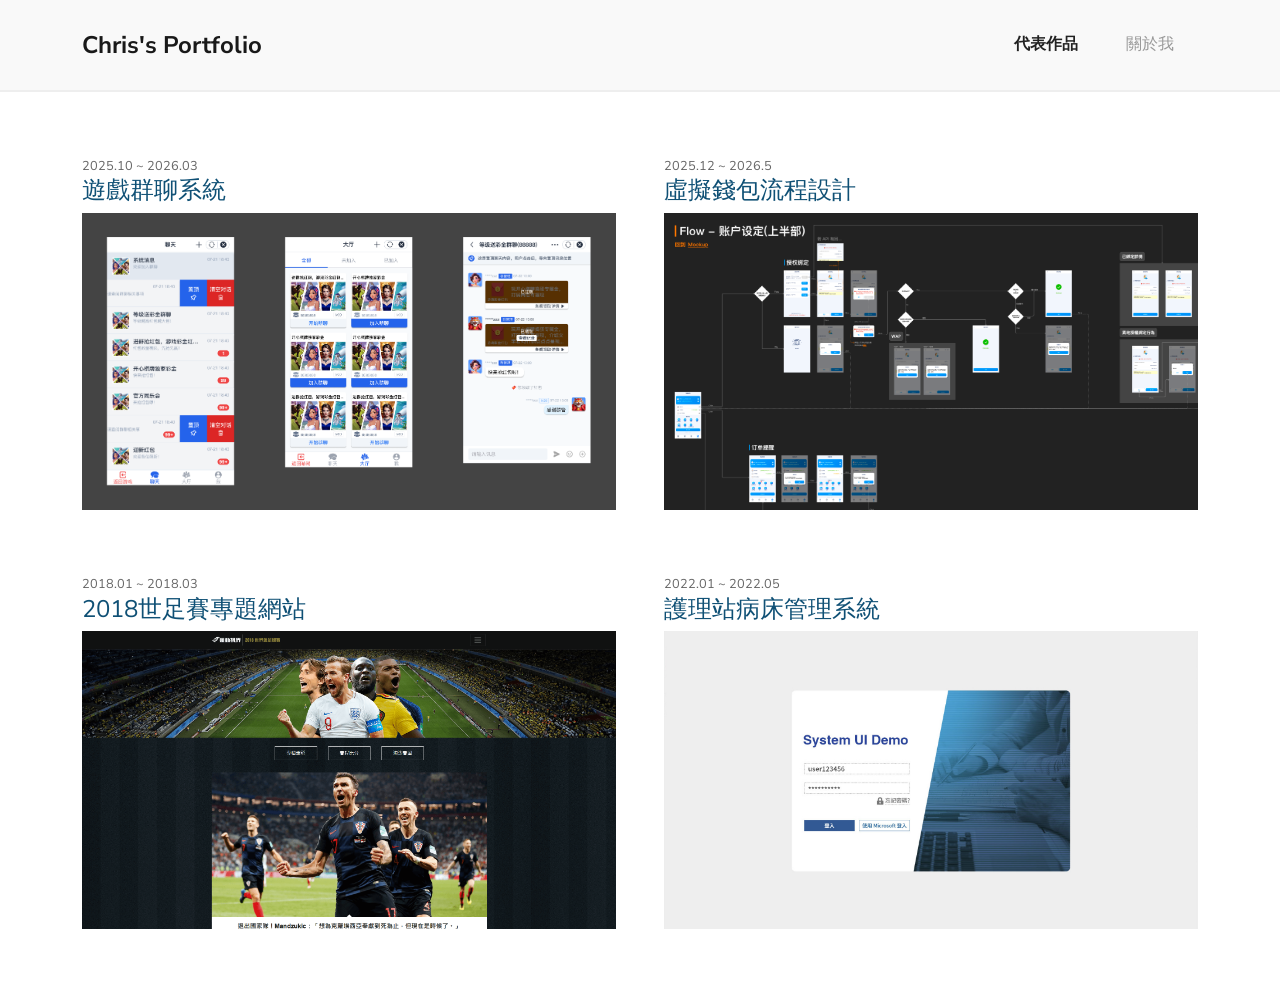
<file: portfolio/index.html>
<!DOCTYPE html>
<!-- upto 2 directory depth-->
<html lang="en-US">

<head>
  <!-- Google tag (gtag.js) -->
  <script async src="https://www.googletagmanager.com/gtag/js?id=G-0X3C6V90GW"></script>
  <script>
    window.dataLayer = window.dataLayer || [];
    function gtag() { dataLayer.push(arguments); }
    gtag('js', new Date());

    gtag('config', 'G-0X3C6V90GW');
  </script>
  <!-- Google Tag Manager -->
  <script>(function (w, d, s, l, i) {
      w[l] = w[l] || []; w[l].push({
        'gtm.start':
          new Date().getTime(), event: 'gtm.js'
      }); var f = d.getElementsByTagName(s)[0],
        j = d.createElement(s), dl = l != 'dataLayer' ? '&l=' + l : ''; j.async = true; j.src =
          'https://www.googletagmanager.com/gtm.js?id=' + i + dl; f.parentNode.insertBefore(j, f);
    })(window, document, 'script', 'dataLayer', 'GTM-5DHNLMFF');</script>
  <!-- End Google Tag Manager -->
  <meta charset="UTF-8">
  <meta http-equiv="X-UA-Compatible" content="IE=edge">
  <meta name="viewport" content="width=device-width, initial-scale=1">
  <title>Chris's Portfolio</title>
  <link rel="preconnect" href="https://fonts.gstatic.com" crossorigin="crossorigin" />
  <link rel="preload" as="style"
    href="https://fonts.googleapis.com/css2?family=Nunito+Sans:wght@300;400;700;800&amp;display=swap" />
  <link rel="stylesheet"
    href="https://fonts.googleapis.com/css2?family=Nunito+Sans:wght@300;400;700;800&amp;display=swap" media="print"
    onload="this.media='all'" />
  <noscript>
    <link rel="stylesheet"
      href="https://fonts.googleapis.com/css2?family=Nunito+Sans:wght@300;400;700;800&amp;display=swap" />
  </noscript>
  <link href="./css/font-awesome/css/all.min.css?ver=1.2.0" rel="stylesheet">
  <link href="./css/bootstrap-icons/bootstrap-icons.css?ver=1.2.0" rel="stylesheet">
  <link href="./css/bootstrap.min.css?ver=1.2.0" rel="stylesheet">
  <link href="./css/aos.css?ver=1.2.0" rel="stylesheet">
  <link href="./css/main.css?ver=1.2.0" rel="stylesheet">
  <noscript>
    <style type="text/css">
      [data-aos] {
        opacity: 1 !important;
        transform: translate(0) scale(1) !important;
      }
    </style>
  </noscript>
</head>

<body id="top">
  <!-- Google Tag Manager (noscript) -->
  <noscript><iframe src="https://www.googletagmanager.com/ns.html?id=GTM-5DHNLMFF" height="0" width="0"
      style="display:none;visibility:hidden"></iframe></noscript>
  <!-- End Google Tag Manager (noscript) -->
  <header class="bg-light">
    <nav class="navbar navbar-expand-lg navbar-light bg-light" id="header-nav" role="navigation">
      <div class="container"><a class="link-dark navbar-brand site-title mb-0" href="index.html">Chris's Portfolio</a>
        <button class="navbar-toggler" type="button" data-bs-toggle="collapse" data-bs-target="#navbarSupportedContent"
          aria-controls="navbarSupportedContent" aria-expanded="false" aria-label="Toggle navigation"><span
            class="navbar-toggler-icon"></span></button>
        <div class="collapse navbar-collapse" id="navbarSupportedContent">
          <ul class="navbar-nav ms-auto me-2">
            <li class="nav-item page-active" style="margin-right: 2rem;"><a class="nav-link" href="index.html">代表作品</a>
            </li>
            <li class="nav-item page-default"><a class="nav-link" href="about.html">關於我</a></li>
          </ul>
        </div>
      </div>
    </nav>
  </header>

  <div class="section px-lg-2 pt-5" id="portfolio">
    <div class="container">
      <div class="row g-4">

        <div class="col-md-6">
          <div class="title-box mb-1">
            <div class="dateinfo">2025.10 ~ 2026.03</div>
            <div class="title"><a href="about-game-chat.html" onclick="gtag('event', 'select_content', {'content_type': 'portfolio_title', 'item_id': 'game_chat'});">遊戲群聊系統</a></div>
          </div>
          <div class="case-cover">
            <a href="about-game-chat.html" onclick="gtag('event', 'select_content', {'content_type': 'portfolio_case', 'item_id': 'game_chat'});"><img src="images/cover-game-chat.png" class="img-fluid" alt="遊戲群聊系統"></a>
          </div>
        </div>

        <div class="col-md-6">
          <div class="title-box mb-1">
            <div class="dateinfo">2025.12 ~ 2026.5</div>
            <div class="title"><a href="about-e-wallet.html" onclick="gtag('event', 'select_content', {'content_type': 'portfolio_title', 'item_id': 'e_wallet'});">虛擬錢包流程設計</a></div>
          </div>
          <div class="case-cover">
            <a href="about-e-wallet.html" onclick="gtag('event', 'select_content', {'content_type': 'portfolio_case', 'item_id': 'e_wallet'});"><img src="images/cover-Ewallet.png" class="img-fluid" alt="錢能錢包流程設計"></a>
          </div>
        </div>

      </div>
    </div>
  </div>

  <div class="section px-lg-2 pt-5" id="portfolio" style="margin-bottom: 4rem;">
    <div class="container">
      <div class="row g-4">

        <div class="col-md-6">
          <div class="title-box mb-1">
            <div class="dateinfo">2018.01 ~ 2018.03</div>
            <div class="title"><a href="about-fifa2018.html"onclick="gtag('event', 'select_content', {'content_type': 'portfolio_title', 'item_id': 'worldcup_2018'});">2018世足賽專題網站</a></div>
          </div>
          <div class="case-cover">
            <a href="about-fifa2018.html"onclick="gtag('event', 'select_content', {'content_type': 'portfolio_case', 'item_id': 'worldcup_2018'});"><img src="images/cover-sv-worldcup2018.png" class="img-fluid" alt="遊戲群聊系統"></a>
          </div>
        </div>

        <div class="col-md-6">
          <div class="title-box mb-1">
            <div class="dateinfo">2022.01 ~ 2022.05</div>
            <div class="title"><a href="about-HealthcareOMS.html"onclick="gtag('event', 'select_content', {'content_type': 'portfolio_title', 'item_id': 'healthcare_oms'});">護理站病床管理系統</a></div>
          </div>
          <div class="case-cover">
            <a href="about-HealthcareOMS.html"onclick="gtag('event', 'select_content', {'content_type': 'portfolio_case', 'item_id': 'healthcare_oms'});"><img src="images/cover-uems-system.jpg" class="img-fluid" alt="護理站病床管理系統"></a>
          </div>
        </div>

      </div>
    </div>
  </div>

  <div id="scrolltop"><a class="btn btn-secondary" href="#top"><span class="icon"><i
          class="fas fa-angle-up fa-x"></i></span></a></div>
  <script src="./scripts/imagesloaded.pkgd.min.js?ver=1.2.0"></script>
  <script src="./scripts/masonry.pkgd.min.js?ver=1.2.0"></script>
  <script src="./scripts/BigPicture.min.js?ver=1.2.0"></script>
  <script src="./scripts/purecounter.min.js?ver=1.2.0"></script>
  <script src="./scripts/bootstrap.bundle.min.js?ver=1.2.0"></script>
  <script src="./scripts/aos.min.js?ver=1.2.0"></script>
  <script src="./scripts/main.js?ver=1.2.0"></script>
</body>

</html>
</file>
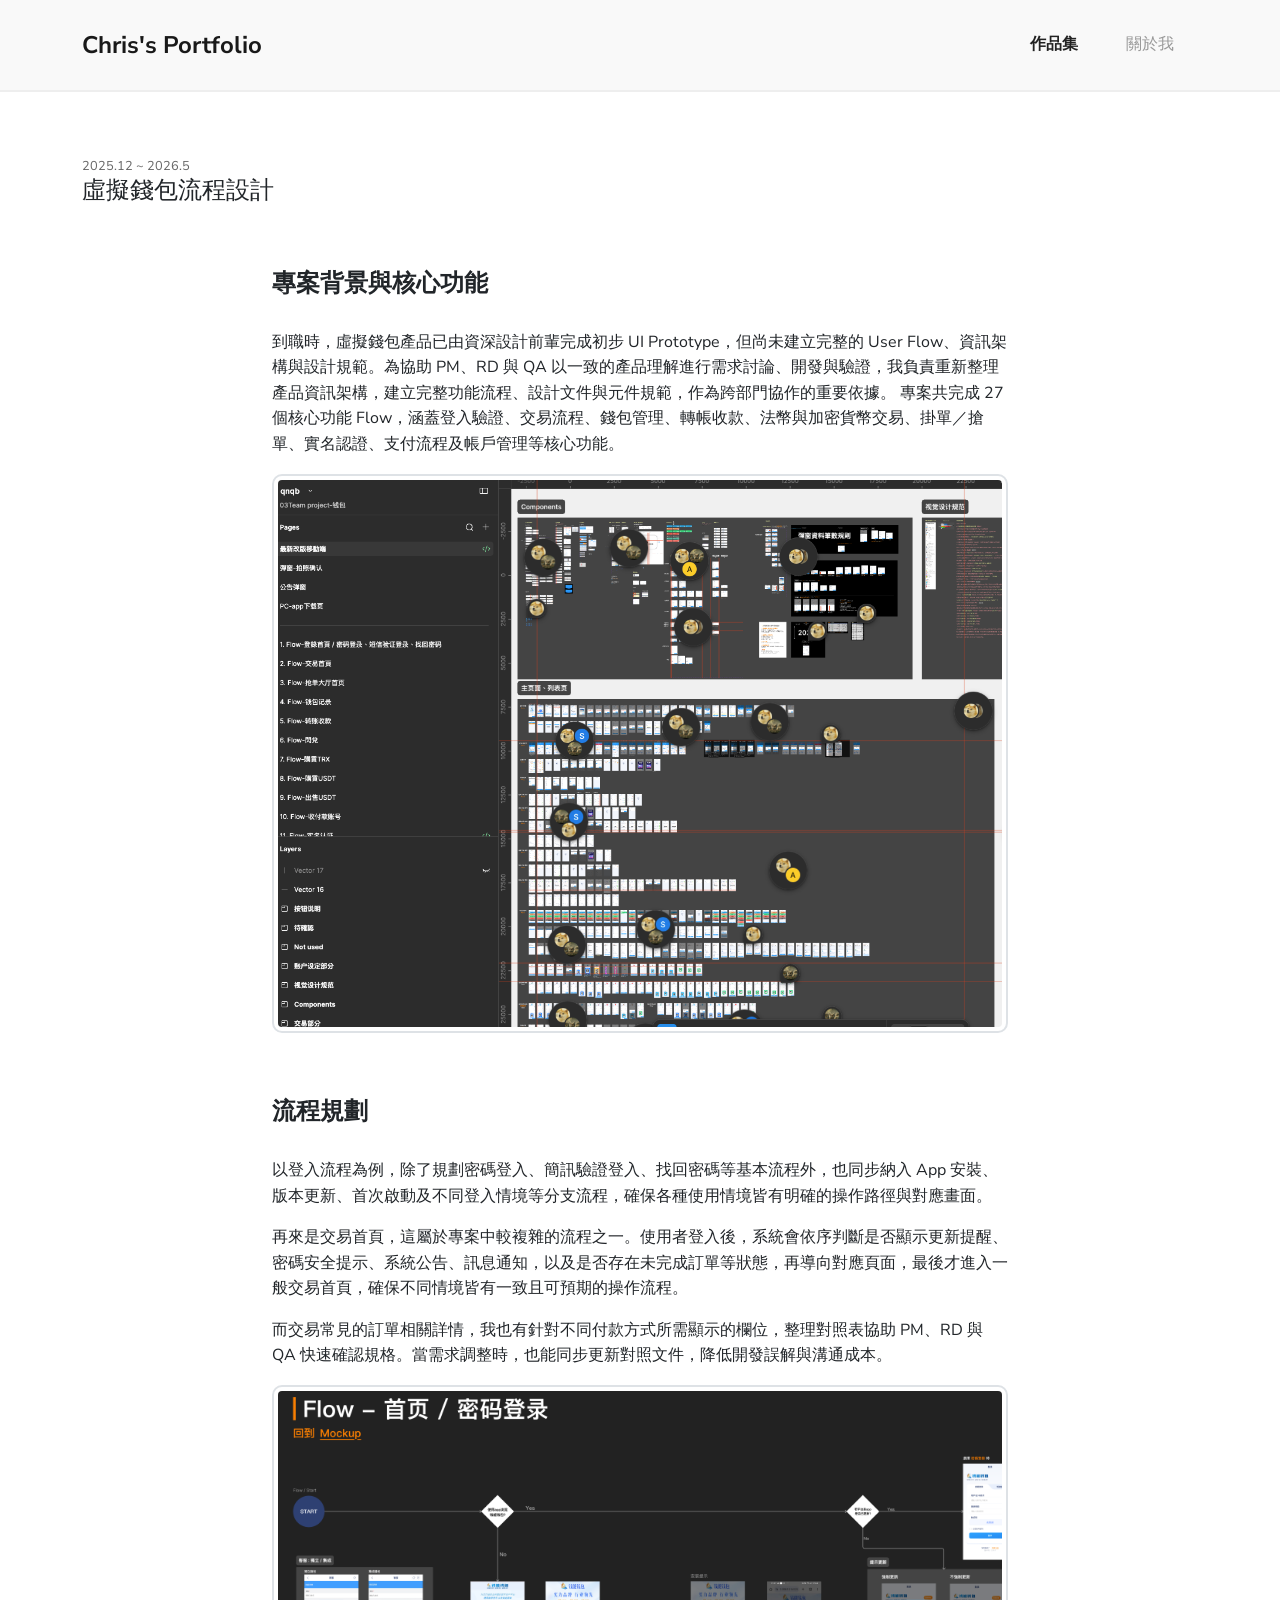
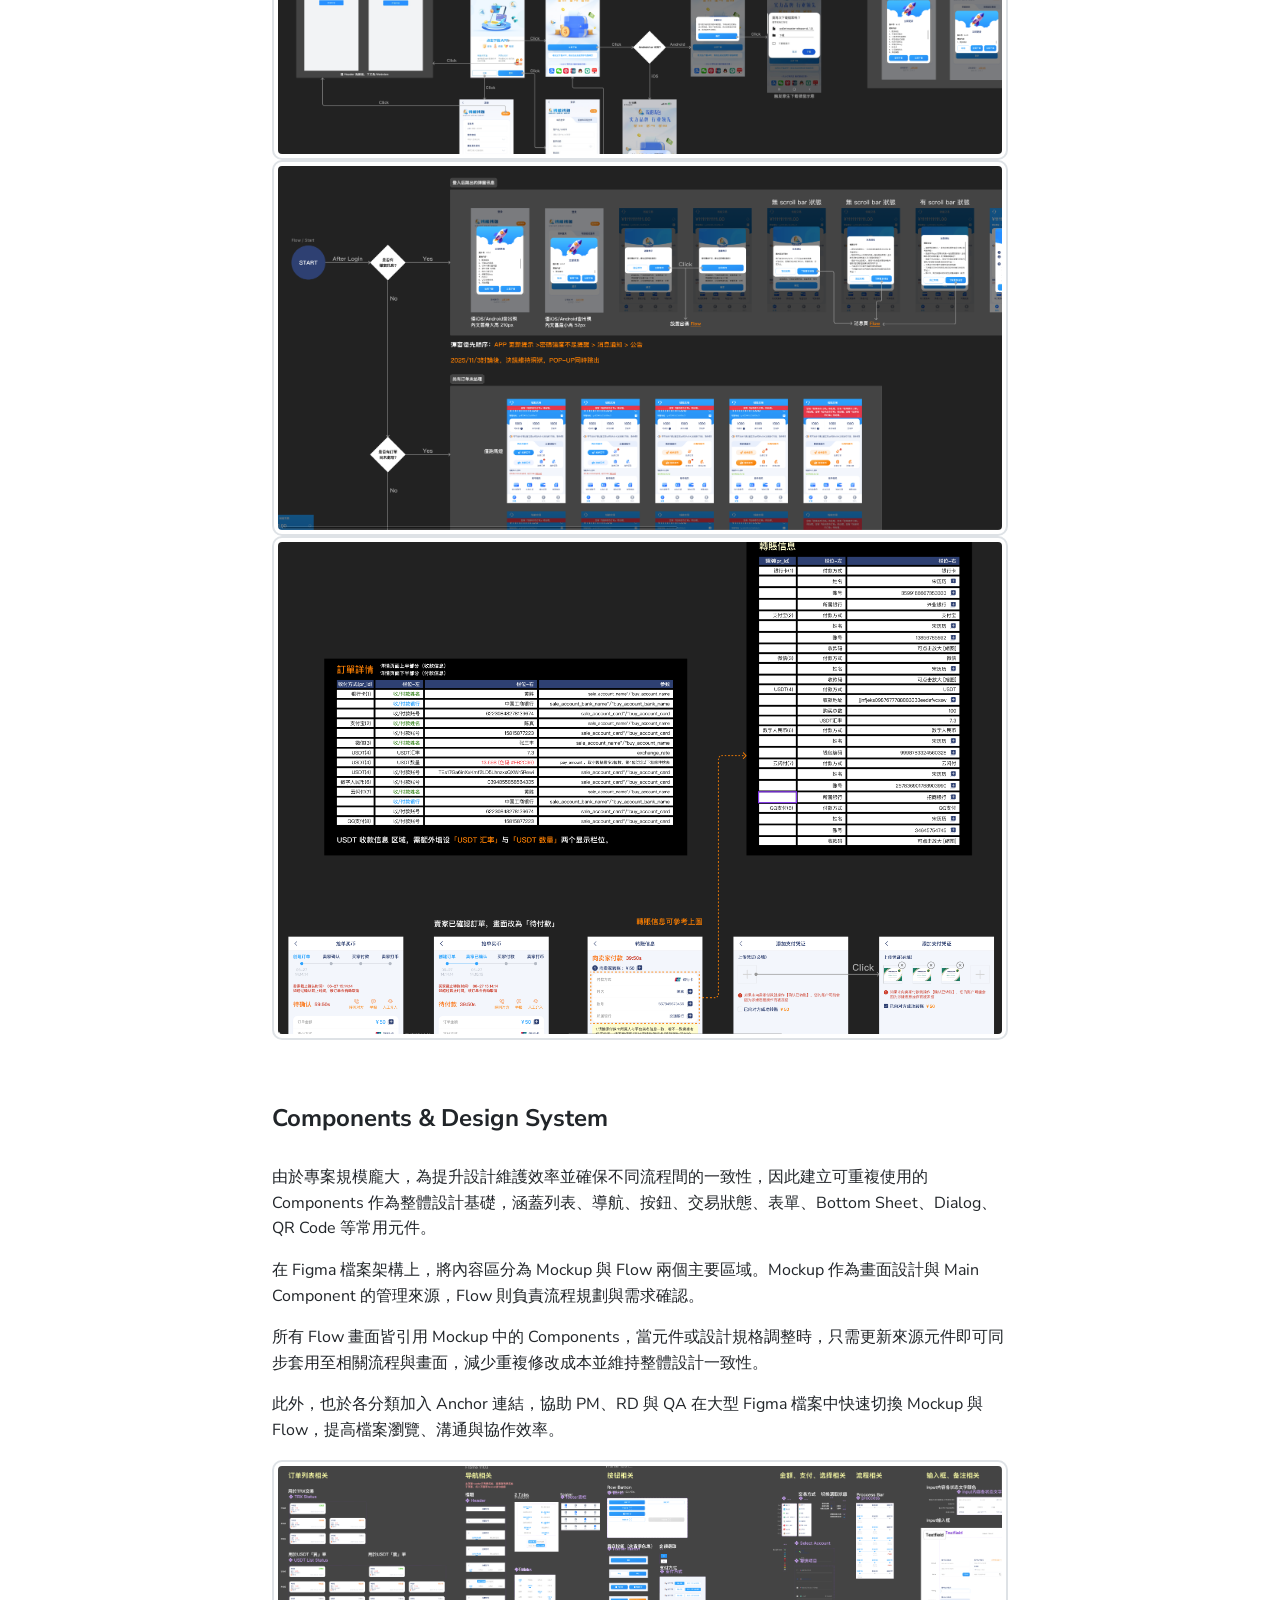
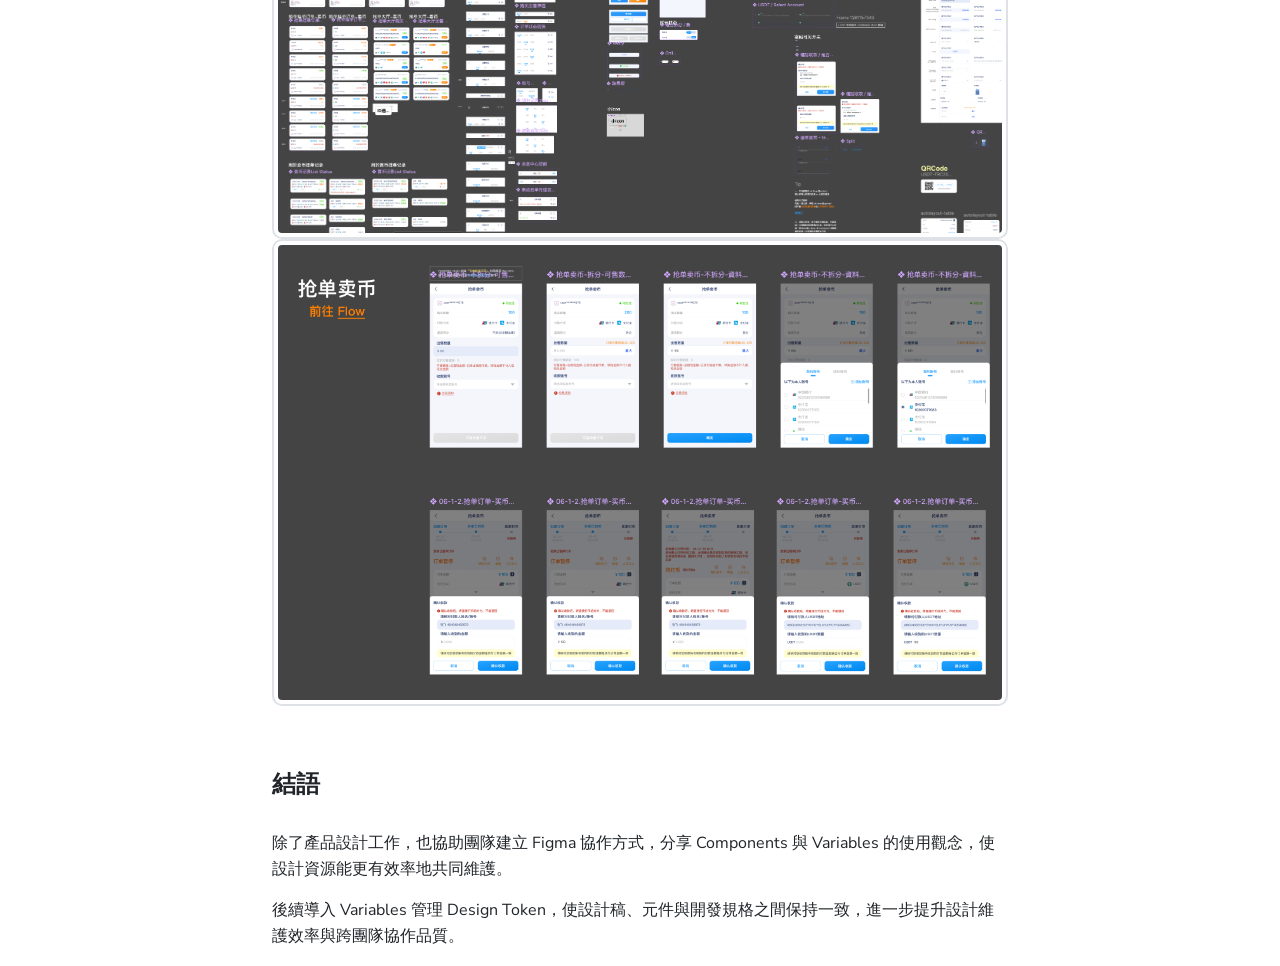
<file: portfolio/about-e-wallet.html>
<!DOCTYPE html>
<html lang="en">

<head>
    <!-- Google tag (gtag.js) -->
    <script async src="https://www.googletagmanager.com/gtag/js?id=G-0X3C6V90GW"></script>
    <script>
        window.dataLayer = window.dataLayer || [];
        function gtag() { dataLayer.push(arguments); }
        gtag('js', new Date());

        gtag('config', 'G-0X3C6V90GW');
    </script>
    <!-- Google Tag Manager -->
    <script>(function (w, d, s, l, i) {
            w[l] = w[l] || []; w[l].push({
                'gtm.start':
                    new Date().getTime(), event: 'gtm.js'
            }); var f = d.getElementsByTagName(s)[0],
                j = d.createElement(s), dl = l != 'dataLayer' ? '&l=' + l : ''; j.async = true; j.src =
                    'https://www.googletagmanager.com/gtm.js?id=' + i + dl; f.parentNode.insertBefore(j, f);
        })(window, document, 'script', 'dataLayer', 'GTM-5DHNLMFF');</script>
    <!-- End Google Tag Manager -->
    <meta charset="UTF-8">
    <meta http-equiv="X-UA-Compatible" content="IE=edge">
    <meta name="viewport" content="width=device-width, initial-scale=1">
    <title>Chris's Portfolio</title>
    <link rel="preconnect" href="https://fonts.gstatic.com" crossorigin="crossorigin" />
    <link rel="preload" as="style"
        href="https://fonts.googleapis.com/css2?family=Nunito+Sans:wght@300;400;700;800&amp;display=swap" />
    <link rel="stylesheet"
        href="https://fonts.googleapis.com/css2?family=Nunito+Sans:wght@300;400;700;800&amp;display=swap" media="print"
        onload="this.media='all'" />
    <noscript>
        <link rel="stylesheet"
            href="https://fonts.googleapis.com/css2?family=Nunito+Sans:wght@300;400;700;800&amp;display=swap" />
    </noscript>
    <link href="./css/font-awesome/css/all.min.css?ver=1.2.0" rel="stylesheet">
    <link href="./css/bootstrap-icons/bootstrap-icons.css?ver=1.2.0" rel="stylesheet">
    <link href="./css/bootstrap.min.css?ver=1.2.0" rel="stylesheet">
    <link href="./css/aos.css?ver=1.2.0" rel="stylesheet">
    <link href="./css/main.css?ver=1.2.0" rel="stylesheet">
    <noscript>
        <style type="text/css">
            [data-aos] {
                opacity: 1 !important;
                transform: translate(0) scale(1) !important;
            }
        </style>
    </noscript>
</head>

<body>
    <header class="bg-light">
        <nav class="navbar navbar-expand-lg navbar-light bg-light" id="header-nav" role="navigation">
            <div class="container"><a class="link-dark navbar-brand site-title mb-0" href="index.html">Chris's
                    Portfolio</a>
                <button class="navbar-toggler" type="button" data-bs-toggle="collapse"
                    data-bs-target="#navbarSupportedContent" aria-controls="navbarSupportedContent"
                    aria-expanded="false" aria-label="Toggle navigation"><span
                        class="navbar-toggler-icon"></span></button>
                <div class="collapse navbar-collapse" id="navbarSupportedContent">
                    <ul class="navbar-nav ms-auto me-2">
                        <li class="nav-item page-active" style="margin-right: 2rem;"><a class="nav-link"
                                href="index.html">作品集</a></li>
                        <li class="nav-item page-default"><a class="nav-link" href="about.html">關於我</a></li>
                    </ul>
                </div>
            </div>
        </nav>
    </header>

    <div class="section px-lg-2 pt-5" id="portfolio-detail">
        <div class="container">

            <div class="title-box mb-5">
                <div class="dateinfo">2025.12 ~ 2026.5</div>
                <div class="title">虛擬錢包流程設計</div>
            </div>

            <div class="row">
                <div class="col-12 col-lg-8 mx-auto">

                    <div class="detail-text-block mb-2">
                        <h3 class="h4 mb-3">專案背景與核心功能</h3>
                        <p>到職時，虛擬錢包產品已由資深設計前輩完成初步 UI Prototype，但尚未建立完整的 User Flow、資訊架構與設計規範。為協助 PM、RD 與 QA 以一致的產品理解進行需求討論、開發與驗證，我負責重新整理產品資訊架構，建立完整功能流程、設計文件與元件規範，作為跨部門協作的重要依據。
專案共完成 27 個核心功能 Flow，涵蓋登入驗證、交易流程、錢包管理、轉帳收款、法幣與加密貨幣交易、掛單／搶單、實名認證、支付流程及帳戶管理等核心功能。</p>
                        
                    </div>
                    <div class="detail-img-block mb-5">
                        <img src="images/qb-p1.png" class="img-fluid img-thumbnail" alt="介面功能展示">
                    </div>


                    <div class="detail-text-block mb-2">
                        <h3 class="h4 mb-3">流程規劃</h3>
                        <p>以登入流程為例，除了規劃密碼登入、簡訊驗證登入、找回密碼等基本流程外，也同步納入 App 安裝、版本更新、首次啟動及不同登入情境等分支流程，確保各種使用情境皆有明確的操作路徑與對應畫面。</p>
                        <p>再來是交易首頁，這屬於專案中較複雜的流程之一。使用者登入後，系統會依序判斷是否顯示更新提醒、密碼安全提示、系統公告、訊息通知，以及是否存在未完成訂單等狀態，再導向對應頁面，最後才進入一般交易首頁，確保不同情境皆有一致且可預期的操作流程。</p>
                        <p>而交易常見的訂單相關詳情，我也有針對不同付款方式所需顯示的欄位，整理對照表協助 PM、RD 與 QA 快速確認規格。當需求調整時，也能同步更新對照文件，降低開發誤解與溝通成本。</p>
                    </div>
                    <div class="detail-img-block mb-5">
                        <img src="images/qb-p2.png" class="img-fluid img-thumbnail" alt="介面功能展示">
                        <img src="images/qb-p3.png" class="img-fluid img-thumbnail" alt="介面功能展示">
                        <img src="images/qb-p4.png" class="img-fluid img-thumbnail" alt="介面功能展示">
                    </div>

                    <div class="detail-text-block mb-2">
                        <h3 class="h4 mb-3">Components & Design System</h3>
                        <p>由於專案規模龐大，為提升設計維護效率並確保不同流程間的一致性，因此建立可重複使用的 Components 作為整體設計基礎，涵蓋列表、導航、按鈕、交易狀態、表單、Bottom Sheet、Dialog、QR Code 等常用元件。</p>
                        <p>在 Figma 檔案架構上，將內容區分為 Mockup 與 Flow 兩個主要區域。Mockup 作為畫面設計與 Main Component 的管理來源，Flow 則負責流程規劃與需求確認。</p>  
                        <p>所有 Flow 畫面皆引用 Mockup 中的 Components，當元件或設計規格調整時，只需更新來源元件即可同步套用至相關流程與畫面，減少重複修改成本並維持整體設計一致性。</p>
                        <p>此外，也於各分類加入 Anchor 連結，協助 PM、RD 與 QA 在大型 Figma 檔案中快速切換 Mockup 與 Flow，提高檔案瀏覽、溝通與協作效率。</p>
                    </div>
                    <div class="detail-img-block mb-5">
                        <img src="images/qb-p5.png" class="img-fluid img-thumbnail" alt="介面功能展示">
                        <img src="images/qb-p6.png" class="img-fluid img-thumbnail" alt="介面功能展示">
                    </div>

                    <div class="detail-text-block mb-2">
                        <h3 class="h4 mb-3">結語</h3>
                        <p>除了產品設計工作，也協助團隊建立 Figma 協作方式，分享 Components 與 Variables 的使用觀念，使設計資源能更有效率地共同維護。</p>
                        <p>後續導入 Variables 管理 Design Token，使設計稿、元件與開發規格之間保持一致，進一步提升設計維護效率與跨團隊協作品質。</p>  
                    </div>

                </div>
            </div>

        </div>
    </div>

    <div id="scrolltop"><a class="btn btn-secondary" href="#top"><span class="icon"><i
                    class="fas fa-angle-up fa-x"></i></span></a></div>
    <script src="./scripts/imagesloaded.pkgd.min.js?ver=1.2.0"></script>
    <script src="./scripts/masonry.pkgd.min.js?ver=1.2.0"></script>
    <script src="./scripts/BigPicture.min.js?ver=1.2.0"></script>
    <script src="./scripts/purecounter.min.js?ver=1.2.0"></script>
    <script src="./scripts/bootstrap.bundle.min.js?ver=1.2.0"></script>
    <script src="./scripts/aos.min.js?ver=1.2.0"></script>
    <script src="./scripts/main.js?ver=1.2.0"></script>

</body>

</html>
</file>
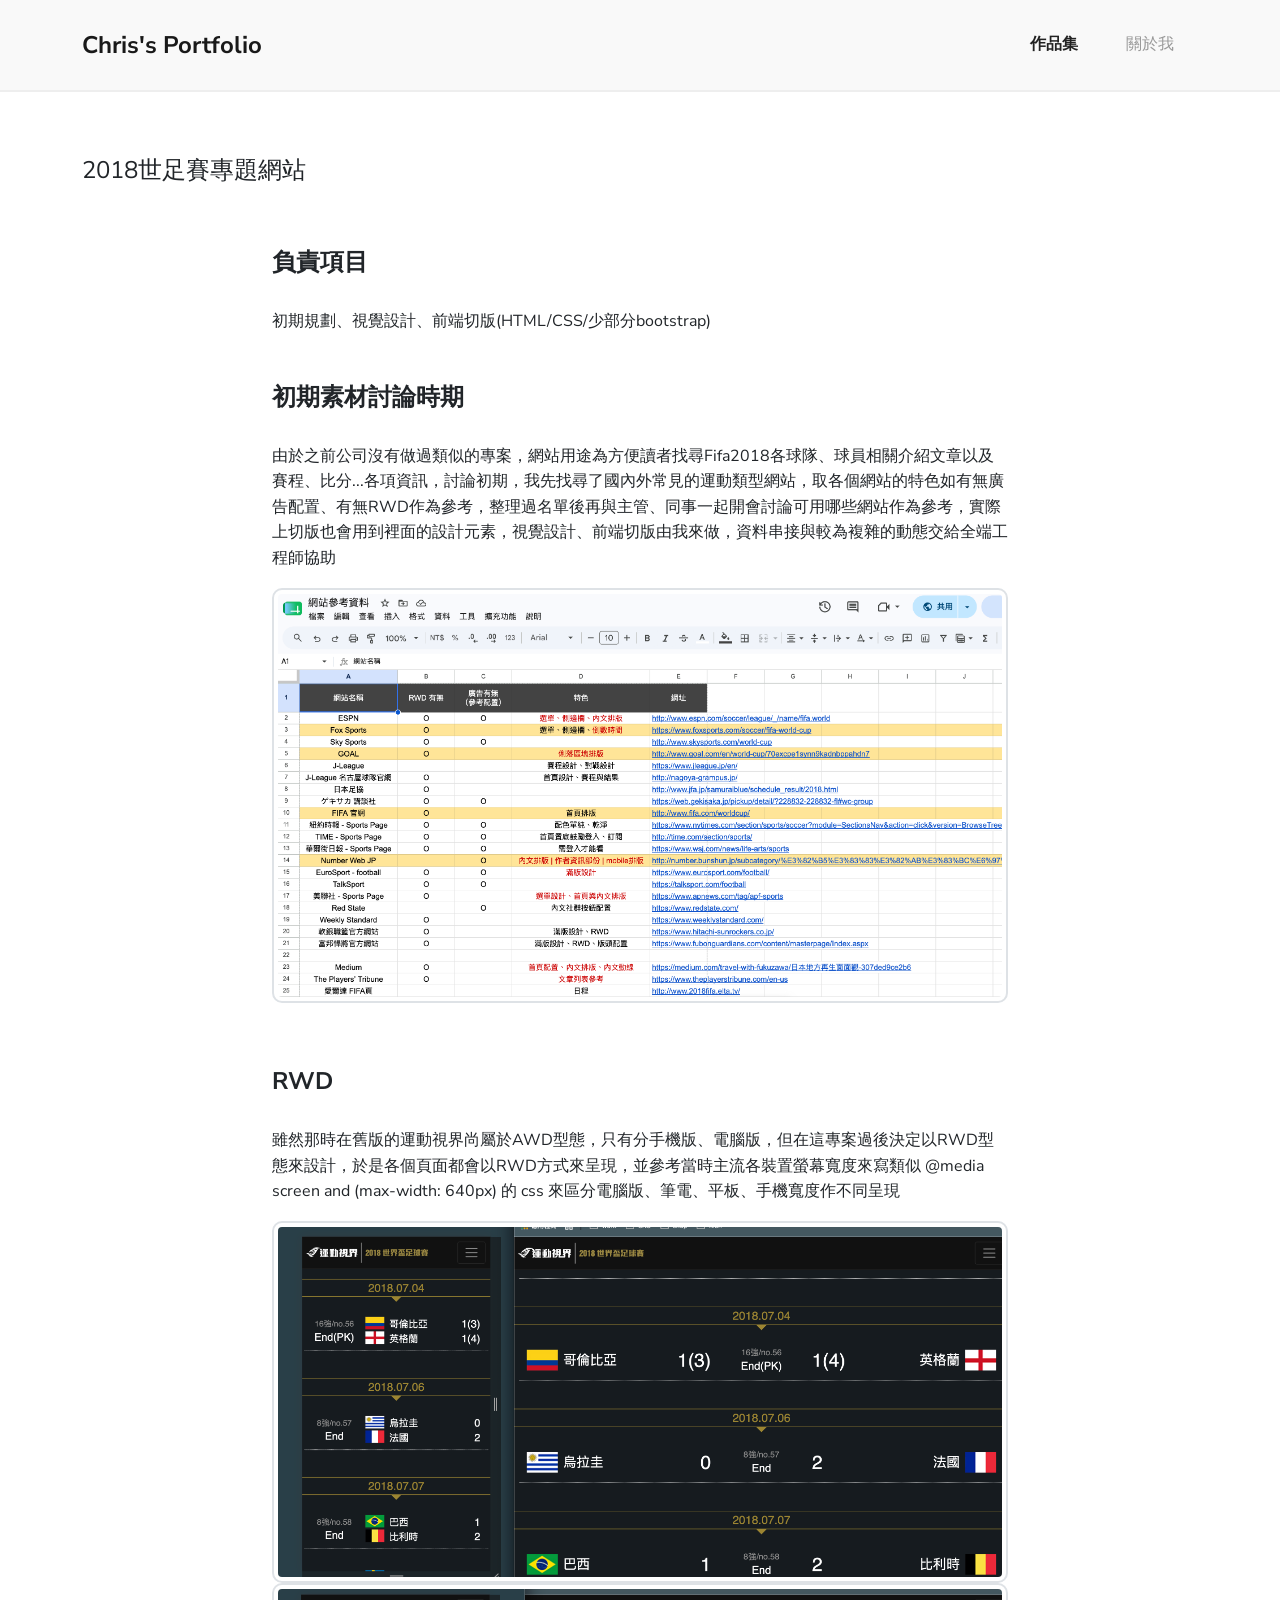
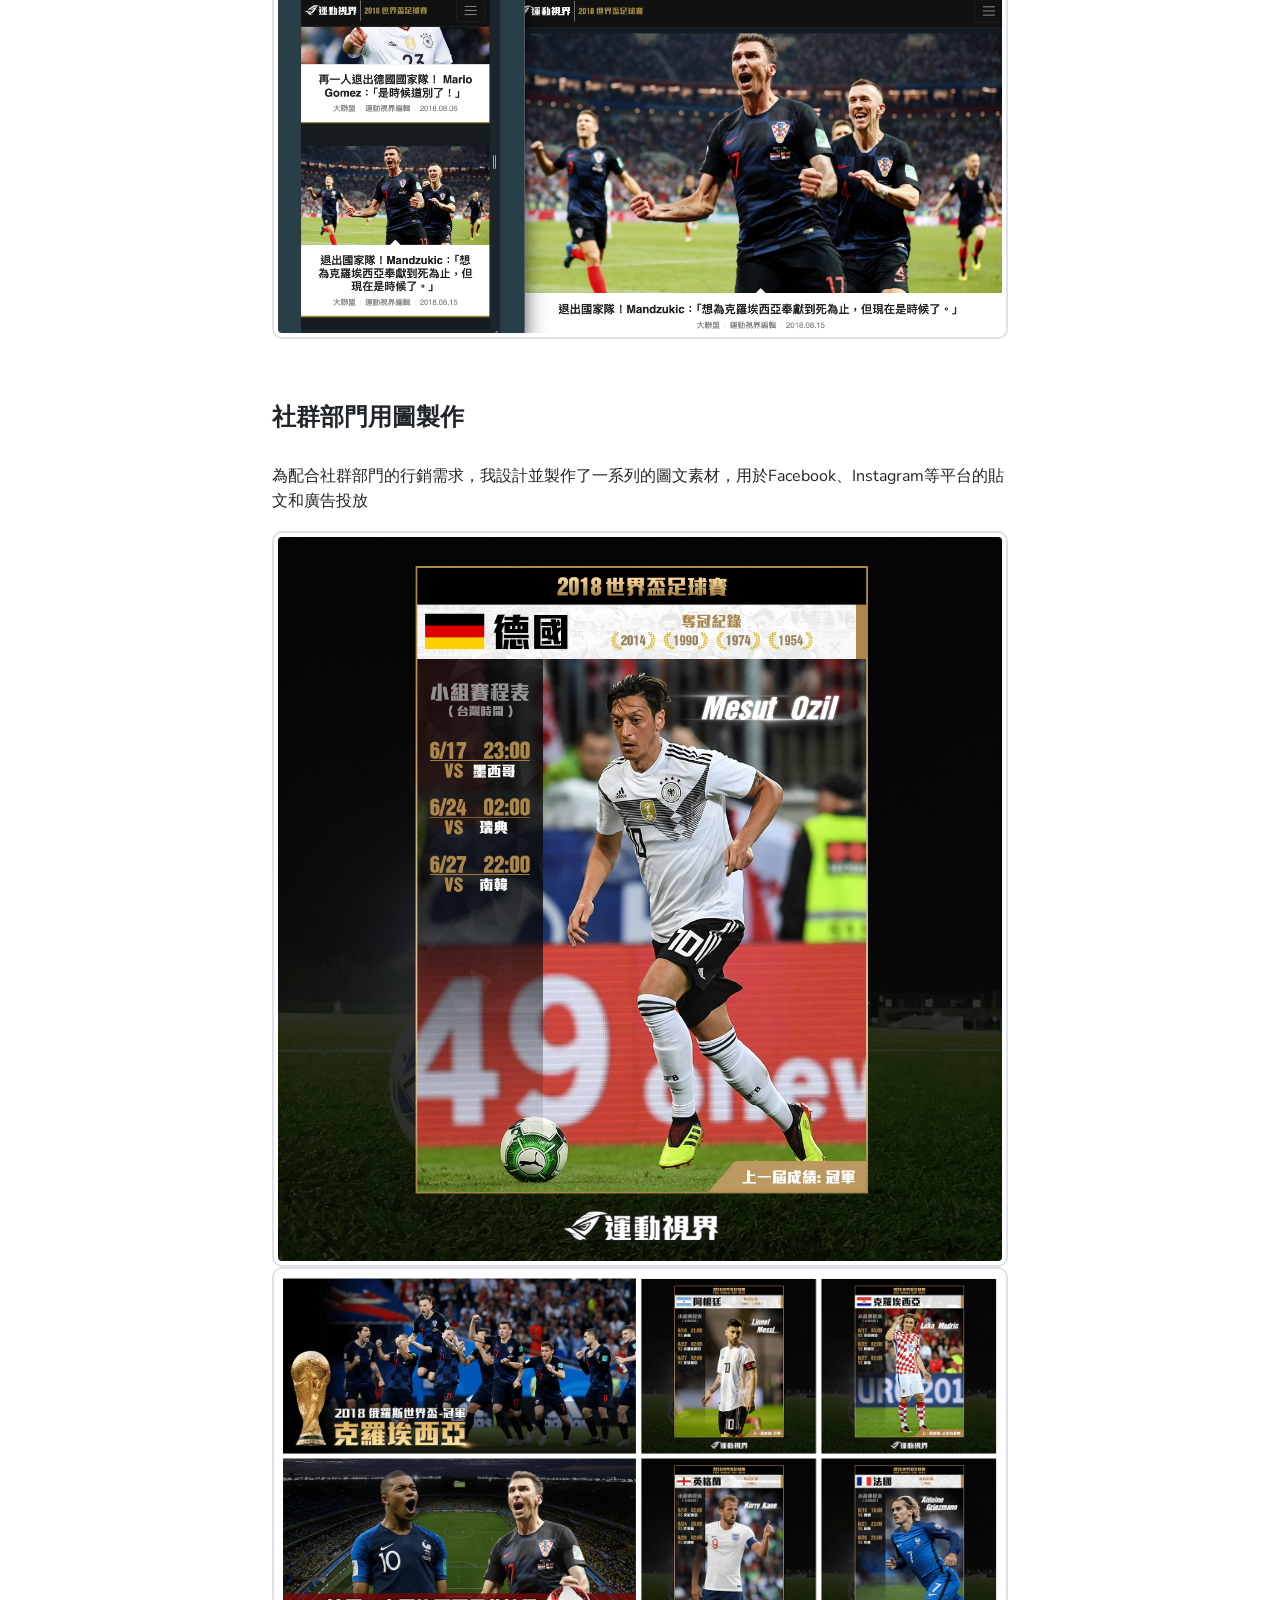
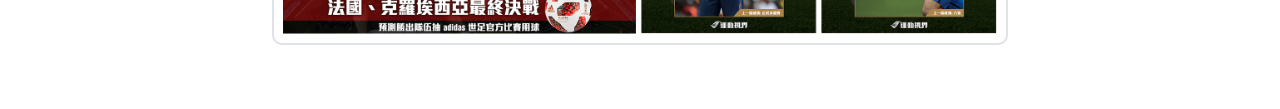
<file: portfolio/about-fifa2018.html>
<!DOCTYPE html>
<html lang="en">

<head>
    <!-- Google tag (gtag.js) -->
    <script async src="https://www.googletagmanager.com/gtag/js?id=G-0X3C6V90GW"></script>
    <script>
        window.dataLayer = window.dataLayer || [];
        function gtag() { dataLayer.push(arguments); }
        gtag('js', new Date());

        gtag('config', 'G-0X3C6V90GW');
    </script>
    <!-- Google Tag Manager -->
    <script>(function (w, d, s, l, i) {
            w[l] = w[l] || []; w[l].push({
                'gtm.start':
                    new Date().getTime(), event: 'gtm.js'
            }); var f = d.getElementsByTagName(s)[0],
                j = d.createElement(s), dl = l != 'dataLayer' ? '&l=' + l : ''; j.async = true; j.src =
                    'https://www.googletagmanager.com/gtm.js?id=' + i + dl; f.parentNode.insertBefore(j, f);
        })(window, document, 'script', 'dataLayer', 'GTM-5DHNLMFF');</script>
    <!-- End Google Tag Manager -->
    <meta charset="UTF-8">
    <meta http-equiv="X-UA-Compatible" content="IE=edge">
    <meta name="viewport" content="width=device-width, initial-scale=1">
    <title>Chris's Portfolio</title>
    <link rel="preconnect" href="https://fonts.gstatic.com" crossorigin="crossorigin" />
    <link rel="preload" as="style"
        href="https://fonts.googleapis.com/css2?family=Nunito+Sans:wght@300;400;700;800&amp;display=swap" />
    <link rel="stylesheet"
        href="https://fonts.googleapis.com/css2?family=Nunito+Sans:wght@300;400;700;800&amp;display=swap" media="print"
        onload="this.media='all'" />
    <noscript>
        <link rel="stylesheet"
            href="https://fonts.googleapis.com/css2?family=Nunito+Sans:wght@300;400;700;800&amp;display=swap" />
    </noscript>
    <link href="./css/font-awesome/css/all.min.css?ver=1.2.0" rel="stylesheet">
    <link href="./css/bootstrap-icons/bootstrap-icons.css?ver=1.2.0" rel="stylesheet">
    <link href="./css/bootstrap.min.css?ver=1.2.0" rel="stylesheet">
    <link href="./css/aos.css?ver=1.2.0" rel="stylesheet">
    <link href="./css/main.css?ver=1.2.0" rel="stylesheet">
    <noscript>
        <style type="text/css">
            [data-aos] {
                opacity: 1 !important;
                transform: translate(0) scale(1) !important;
            }
        </style>
    </noscript>
</head>

<body>
    <header class="bg-light">
        <nav class="navbar navbar-expand-lg navbar-light bg-light" id="header-nav" role="navigation">
            <div class="container"><a class="link-dark navbar-brand site-title mb-0" href="index.html">Chris's
                    Portfolio</a>
                <button class="navbar-toggler" type="button" data-bs-toggle="collapse"
                    data-bs-target="#navbarSupportedContent" aria-controls="navbarSupportedContent"
                    aria-expanded="false" aria-label="Toggle navigation"><span
                        class="navbar-toggler-icon"></span></button>
                <div class="collapse navbar-collapse" id="navbarSupportedContent">
                    <ul class="navbar-nav ms-auto me-2">
                        <li class="nav-item page-active" style="margin-right: 2rem;"><a class="nav-link"
                                href="index.html">作品集</a></li>
                        <li class="nav-item page-default"><a class="nav-link" href="about.html">關於我</a></li>
                    </ul>
                </div>
            </div>
        </nav>
    </header>

    <div class="section px-lg-2 pt-5" id="portfolio-detail">
        <div class="container">

            <div class="title-box mb-5">
                <div class="title">2018世足賽專題網站</div>
            </div>

            <div class="row">
                <div class="col-12 col-lg-8 mx-auto">

                    <div class="detail-text-block mb-4">
                        <h3 class="h4 mb-3">負責項目</h3>
                        <p>初期規劃、視覺設計、前端切版(HTML/CSS/少部分bootstrap)</p>
                    </div>

                    <div class="detail-text-block mb-2">
                        <h3 class="h4 mb-3">初期素材討論時期</h3>
                        <p>由於之前公司沒有做過類似的專案，網站用途為方便讀者找尋Fifa2018各球隊、球員相關介紹文章以及賽程、比分...各項資訊，討論初期，我先找尋了國內外常見的運動類型網站，取各個網站的特色如有無廣告配置、有無RWD作為參考，整理過名單後再與主管、同事一起開會討論可用哪些網站作為參考，實際上切版也會用到裡面的設計元素，視覺設計、前端切版由我來做，資料串接與較為複雜的動態交給全端工程師協助</p>
                    </div>
                    <div class="detail-img-block mb-5">
                        <img src="images/fifa2018-discuss.png" class="img-fluid img-thumbnail" alt="初期討論">
                    </div>


                    <div class="detail-text-block mb-2">
                        <h3 class="h4 mb-3">RWD</h3>
                        <p>雖然那時在舊版的運動視界尚屬於AWD型態，只有分手機版、電腦版，但在這專案過後決定以RWD型態來設計，於是各個頁面都會以RWD方式來呈現，並參考當時主流各裝置螢幕寬度來寫類似 @media screen and (max-width: 640px) 的 css 來區分電腦版、筆電、平板、手機寬度作不同呈現</p>
                    </div>
                    <div class="detail-img-block mb-5">
                        <img src="images/fifa-score.png" class="img-fluid img-thumbnail" alt="響應式佈局細節1">
                        <img src="images/fifa-article.png" class="img-fluid img-thumbnail" alt="響應式佈局細節2">
                    </div>

                    <div class="detail-text-block mb-2">
                        <h3 class="h4 mb-3">社群部門用圖製作</h3>
                        <p>為配合社群部門的行銷需求，我設計並製作了一系列的圖文素材，用於Facebook、Instagram等平台的貼文和廣告投放</p>
                    </div>
                    <div class="detail-img-block mb-5">
                        <img src="images/fifa-card-cover.jpg" class="img-fluid img-thumbnail" alt="for SNS">      
                        <img src="images/fifa-card-sns.png" class="img-fluid img-thumbnail" alt="for SNS">
                    </div>

                </div>
            </div>

        </div>
    </div>

    <div id="scrolltop"><a class="btn btn-secondary" href="#top"><span class="icon"><i
                    class="fas fa-angle-up fa-x"></i></span></a></div>
    <script src="./scripts/imagesloaded.pkgd.min.js?ver=1.2.0"></script>
    <script src="./scripts/masonry.pkgd.min.js?ver=1.2.0"></script>
    <script src="./scripts/BigPicture.min.js?ver=1.2.0"></script>
    <script src="./scripts/purecounter.min.js?ver=1.2.0"></script>
    <script src="./scripts/bootstrap.bundle.min.js?ver=1.2.0"></script>
    <script src="./scripts/aos.min.js?ver=1.2.0"></script>
    <script src="./scripts/main.js?ver=1.2.0"></script>

</body>

</html>
</file>
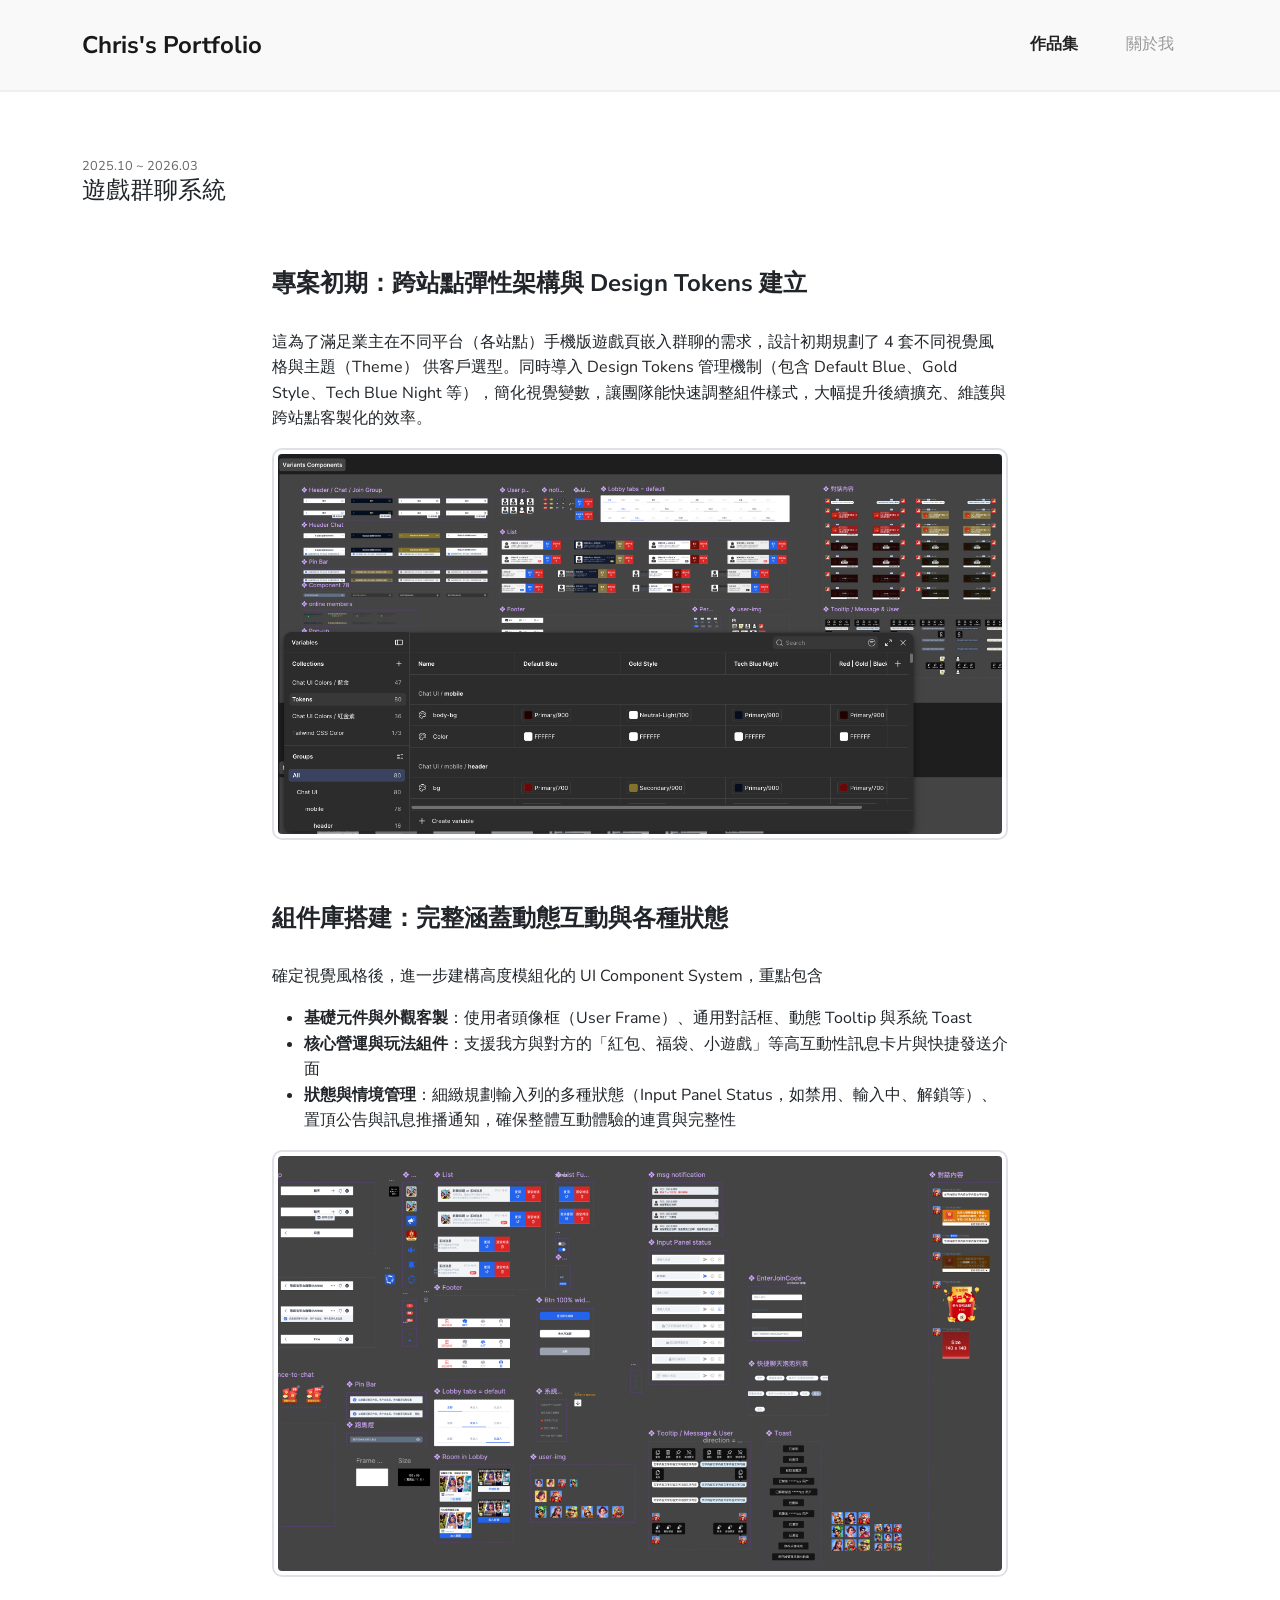
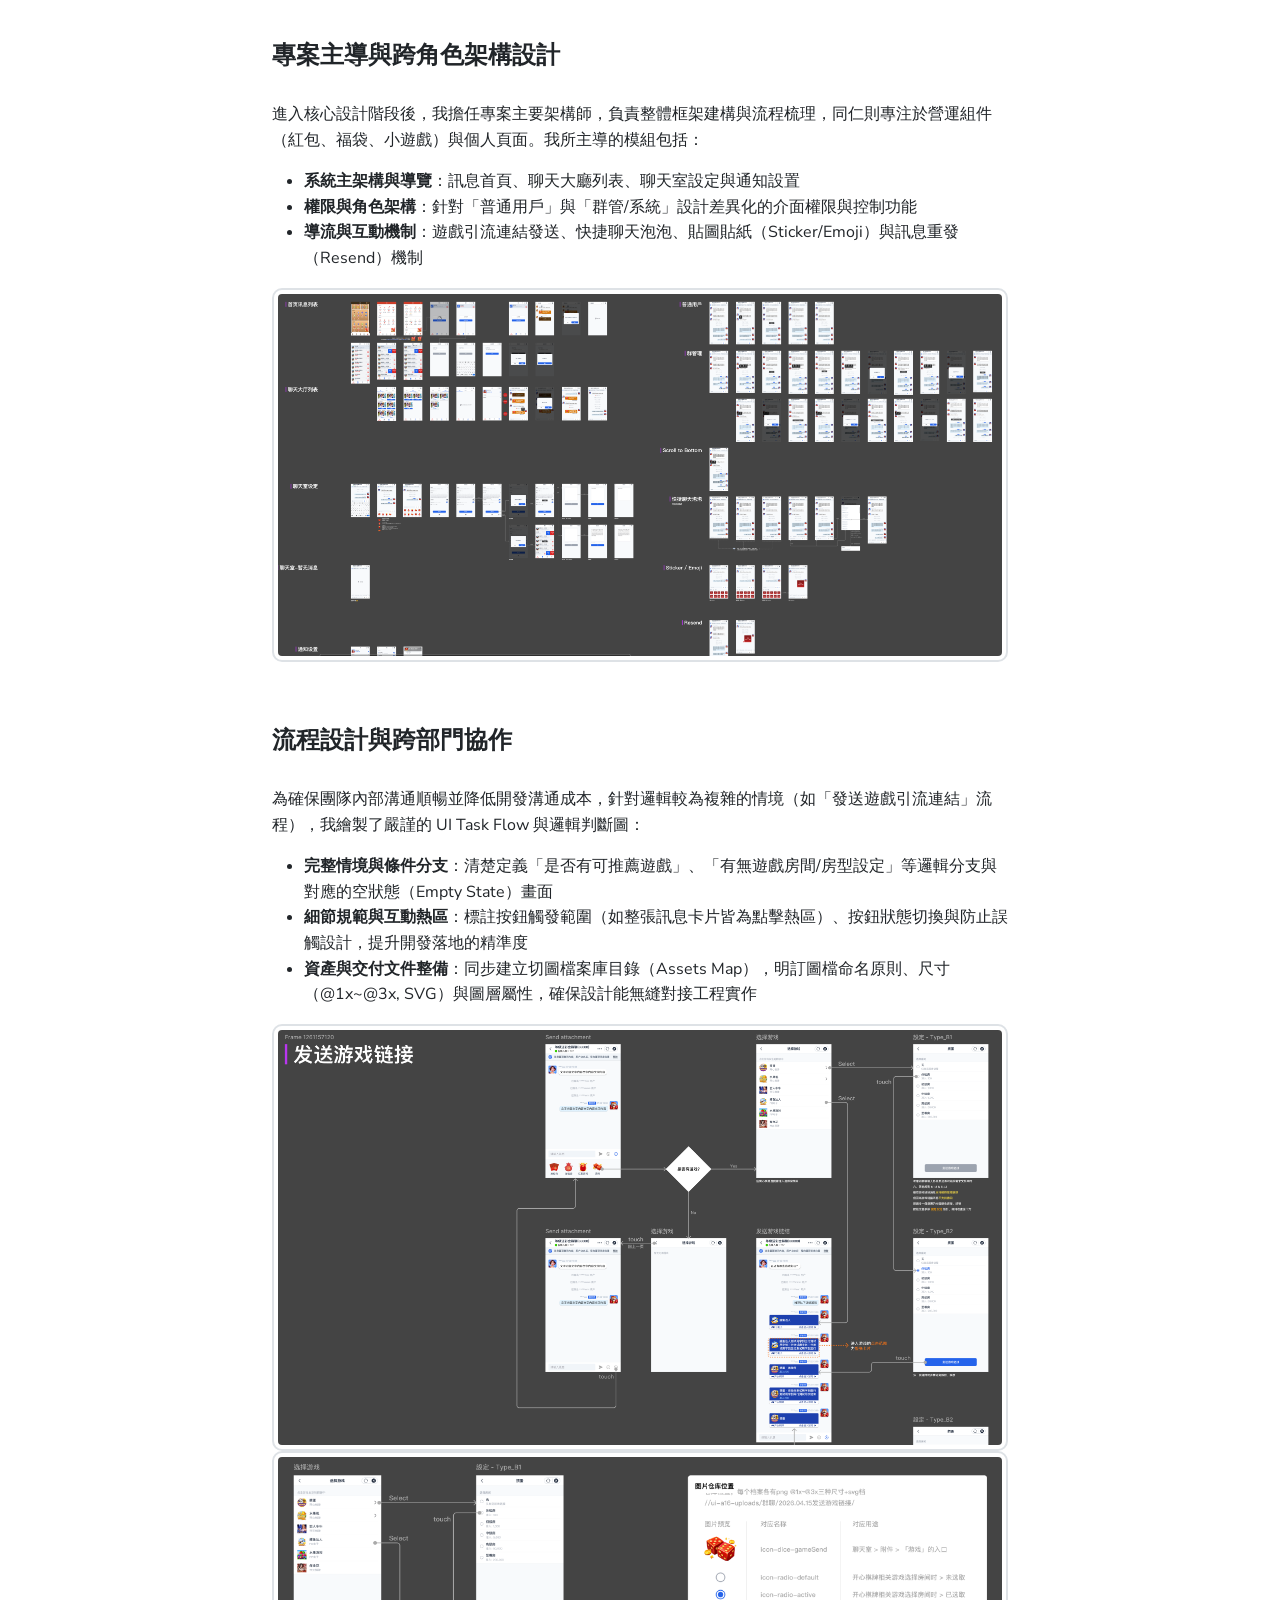
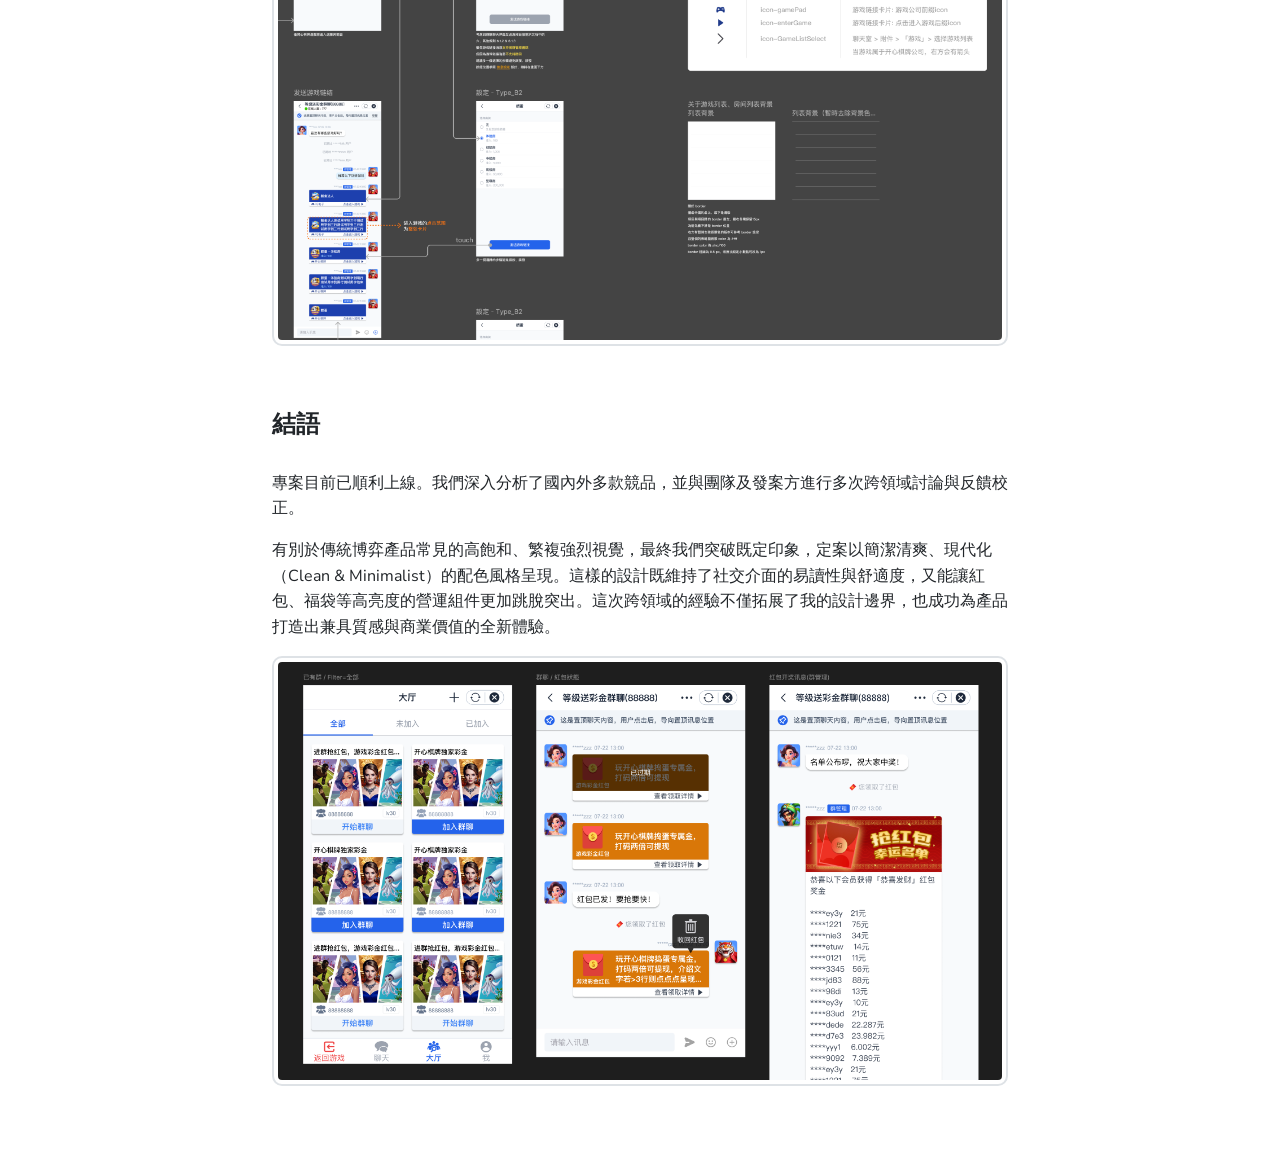
<file: portfolio/about-game-chat.html>
<!DOCTYPE html>
<html lang="en">

<head>
    <!-- Google tag (gtag.js) -->
    <script async src="https://www.googletagmanager.com/gtag/js?id=G-0X3C6V90GW"></script>
    <script>
        window.dataLayer = window.dataLayer || [];
        function gtag() { dataLayer.push(arguments); }
        gtag('js', new Date());

        gtag('config', 'G-0X3C6V90GW');
    </script>
    <!-- Google Tag Manager -->
    <script>(function (w, d, s, l, i) {
            w[l] = w[l] || []; w[l].push({
                'gtm.start':
                    new Date().getTime(), event: 'gtm.js'
            }); var f = d.getElementsByTagName(s)[0],
                j = d.createElement(s), dl = l != 'dataLayer' ? '&l=' + l : ''; j.async = true; j.src =
                    'https://www.googletagmanager.com/gtm.js?id=' + i + dl; f.parentNode.insertBefore(j, f);
        })(window, document, 'script', 'dataLayer', 'GTM-5DHNLMFF');</script>
    <!-- End Google Tag Manager -->
    <meta charset="UTF-8">
    <meta http-equiv="X-UA-Compatible" content="IE=edge">
    <meta name="viewport" content="width=device-width, initial-scale=1">
    <title>Chris's Portfolio</title>
    <link rel="preconnect" href="https://fonts.gstatic.com" crossorigin="crossorigin" />
    <link rel="preload" as="style"
        href="https://fonts.googleapis.com/css2?family=Nunito+Sans:wght@300;400;700;800&amp;display=swap" />
    <link rel="stylesheet"
        href="https://fonts.googleapis.com/css2?family=Nunito+Sans:wght@300;400;700;800&amp;display=swap" media="print"
        onload="this.media='all'" />
    <noscript>
        <link rel="stylesheet"
            href="https://fonts.googleapis.com/css2?family=Nunito+Sans:wght@300;400;700;800&amp;display=swap" />
    </noscript>
    <link href="./css/font-awesome/css/all.min.css?ver=1.2.0" rel="stylesheet">
    <link href="./css/bootstrap-icons/bootstrap-icons.css?ver=1.2.0" rel="stylesheet">
    <link href="./css/bootstrap.min.css?ver=1.2.0" rel="stylesheet">
    <link href="./css/aos.css?ver=1.2.0" rel="stylesheet">
    <link href="./css/main.css?ver=1.2.0" rel="stylesheet">
    <noscript>
        <style type="text/css">
            [data-aos] {
                opacity: 1 !important;
                transform: translate(0) scale(1) !important;
            }
        </style>
    </noscript>
</head>

<body>
    <header class="bg-light">
        <nav class="navbar navbar-expand-lg navbar-light bg-light" id="header-nav" role="navigation">
            <div class="container"><a class="link-dark navbar-brand site-title mb-0" href="index.html">Chris's
                    Portfolio</a>
                <button class="navbar-toggler" type="button" data-bs-toggle="collapse"
                    data-bs-target="#navbarSupportedContent" aria-controls="navbarSupportedContent"
                    aria-expanded="false" aria-label="Toggle navigation"><span
                        class="navbar-toggler-icon"></span></button>
                <div class="collapse navbar-collapse" id="navbarSupportedContent">
                    <ul class="navbar-nav ms-auto me-2">
                        <li class="nav-item page-active" style="margin-right: 2rem;"><a class="nav-link"
                                href="index.html">作品集</a></li>
                        <li class="nav-item page-default"><a class="nav-link" href="about.html">關於我</a></li>
                    </ul>
                </div>
            </div>
        </nav>
    </header>

    <div class="section px-lg-2 pt-5" id="portfolio-detail">
        <div class="container">

            <div class="title-box mb-5">
                <div class="dateinfo">2025.10 ~ 2026.03</div>
                <div class="title">遊戲群聊系統</div>
            </div>

            <div class="row">
                <div class="col-12 col-lg-8 mx-auto">

                    <div class="detail-text-block mb-2">
                        <h3 class="h4 mb-3">專案初期：跨站點彈性架構與 Design Tokens 建立</h3>
                        <p>這為了滿足業主在不同平台（各站點）手機版遊戲頁嵌入群聊的需求，設計初期規劃了 4 套不同視覺風格與主題（Theme） 供客戶選型。同時導入 Design Tokens 管理機制（包含 Default Blue、Gold Style、Tech Blue Night 等），簡化視覺變數，讓團隊能快速調整組件樣式，大幅提升後續擴充、維護與跨站點客製化的效率。
                        </p>
                    </div>
                    <div class="detail-img-block mb-5">
                        <img src="images/gc-p1.png" class="img-fluid img-thumbnail" alt="介面功能展示">
                    </div>


                    <div class="detail-text-block mb-2">
                        <h3 class="h4 mb-3">組件庫搭建：完整涵蓋動態互動與各種狀態</h3>
                        <p>確定視覺風格後，進一步建構高度模組化的 UI Component System，重點包含
                            <ul>
                                <li><b>基礎元件與外觀客製</b>：使用者頭像框（User Frame）、通用對話框、動態 Tooltip 與系統 Toast</li>
                                <li><b>核心營運與玩法組件</b>：支援我方與對方的「紅包、福袋、小遊戲」等高互動性訊息卡片與快捷發送介面</li>
                                <li><b>狀態與情境管理</b>：細緻規劃輸入列的多種狀態（Input Panel Status，如禁用、輸入中、解鎖等）、置頂公告與訊息推播通知，確保整體互動體驗的連貫與完整性</li>
                            </ul>
                        </p>
                    </div>
                    <div class="detail-img-block mb-5">
                        <img src="images/gc-p2.png" class="img-fluid img-thumbnail" alt="介面功能展示">
                    </div>

                    <div class="detail-text-block mb-2">
                        <h3 class="h4 mb-3">專案主導與跨角色架構設計</h3>
                        <p>進入核心設計階段後，我擔任專案主要架構師，負責整體框架建構與流程梳理，同仁則專注於營運組件（紅包、福袋、小遊戲）與個人頁面。我所主導的模組包括：
                            <ul>
                                <li><b>系統主架構與導覽</b>：訊息首頁、聊天大廳列表、聊天室設定與通知設置</li>
                                <li><b>權限與角色架構</b>：針對「普通用戶」與「群管/系統」設計差異化的介面權限與控制功能</li>
                                <li><b>導流與互動機制</b>：遊戲引流連結發送、快捷聊天泡泡、貼圖貼紙（Sticker/Emoji）與訊息重發（Resend）機制</li>
                            </ul>
                        </p>
                    </div>
                    <div class="detail-img-block mb-5">
                        <img src="images/gc-p3.png" class="img-fluid img-thumbnail" alt="介面功能展示">
                    </div>

                    <div class="detail-text-block mb-2">
                        <h3 class="h4 mb-3">流程設計與跨部門協作</h3>
                        <p>為確保團隊內部溝通順暢並降低開發溝通成本，針對邏輯較為複雜的情境（如「發送遊戲引流連結」流程），我繪製了嚴謹的 UI Task Flow 與邏輯判斷圖：
                            <ul>
                                <li><b>完整情境與條件分支</b>：清楚定義「是否有可推薦遊戲」、「有無遊戲房間/房型設定」等邏輯分支與對應的空狀態（Empty State）畫面</li>
                                <li><b>細節規範與互動熱區</b>：標註按鈕觸發範圍（如整張訊息卡片皆為點擊熱區）、按鈕狀態切換與防止誤觸設計，提升開發落地的精準度</li>
                                <li><b>資產與交付文件整備</b>：同步建立切圖檔案庫目錄（Assets Map），明訂圖檔命名原則、尺寸（@1x~@3x, SVG）與圖層屬性，確保設計能無縫對接工程實作</li>
                            </ul>
                        </p>
                    </div>
                    <div class="detail-img-block mb-5">
                        <img src="images/gc-p4.png" class="img-fluid img-thumbnail" alt="介面功能展示">
                        <img src="images/gc-p5.png" class="img-fluid img-thumbnail" alt="介面功能展示">
                    </div>

                    <div class="detail-text-block mb-2">
                        <h3 class="h4 mb-3">結語</h3>
                        <p>專案目前已順利上線。我們深入分析了國內外多款競品，並與團隊及發案方進行多次跨領域討論與反饋校正。
                        </p>
                        <p>有別於傳統博弈產品常見的高飽和、繁複強烈視覺，最終我們突破既定印象，定案以簡潔清爽、現代化（Clean & Minimalist）的配色風格呈現。這樣的設計既維持了社交介面的易讀性與舒適度，又能讓紅包、福袋等高亮度的營運組件更加跳脫突出。這次跨領域的經驗不僅拓展了我的設計邊界，也成功為產品打造出兼具質感與商業價值的全新體驗。</p>
                    </div>
                    <div class="detail-img-block mb-5">
                        <img src="images/gc-p6.png" class="img-fluid img-thumbnail" alt="介面功能展示">
                    </div>

                </div>
            </div>

        </div>
    </div>

    <div id="scrolltop"><a class="btn btn-secondary" href="#top"><span class="icon"><i
                    class="fas fa-angle-up fa-x"></i></span></a></div>
    <script src="./scripts/imagesloaded.pkgd.min.js?ver=1.2.0"></script>
    <script src="./scripts/masonry.pkgd.min.js?ver=1.2.0"></script>
    <script src="./scripts/BigPicture.min.js?ver=1.2.0"></script>
    <script src="./scripts/purecounter.min.js?ver=1.2.0"></script>
    <script src="./scripts/bootstrap.bundle.min.js?ver=1.2.0"></script>
    <script src="./scripts/aos.min.js?ver=1.2.0"></script>
    <script src="./scripts/main.js?ver=1.2.0"></script>

</body>

</html>
</file>
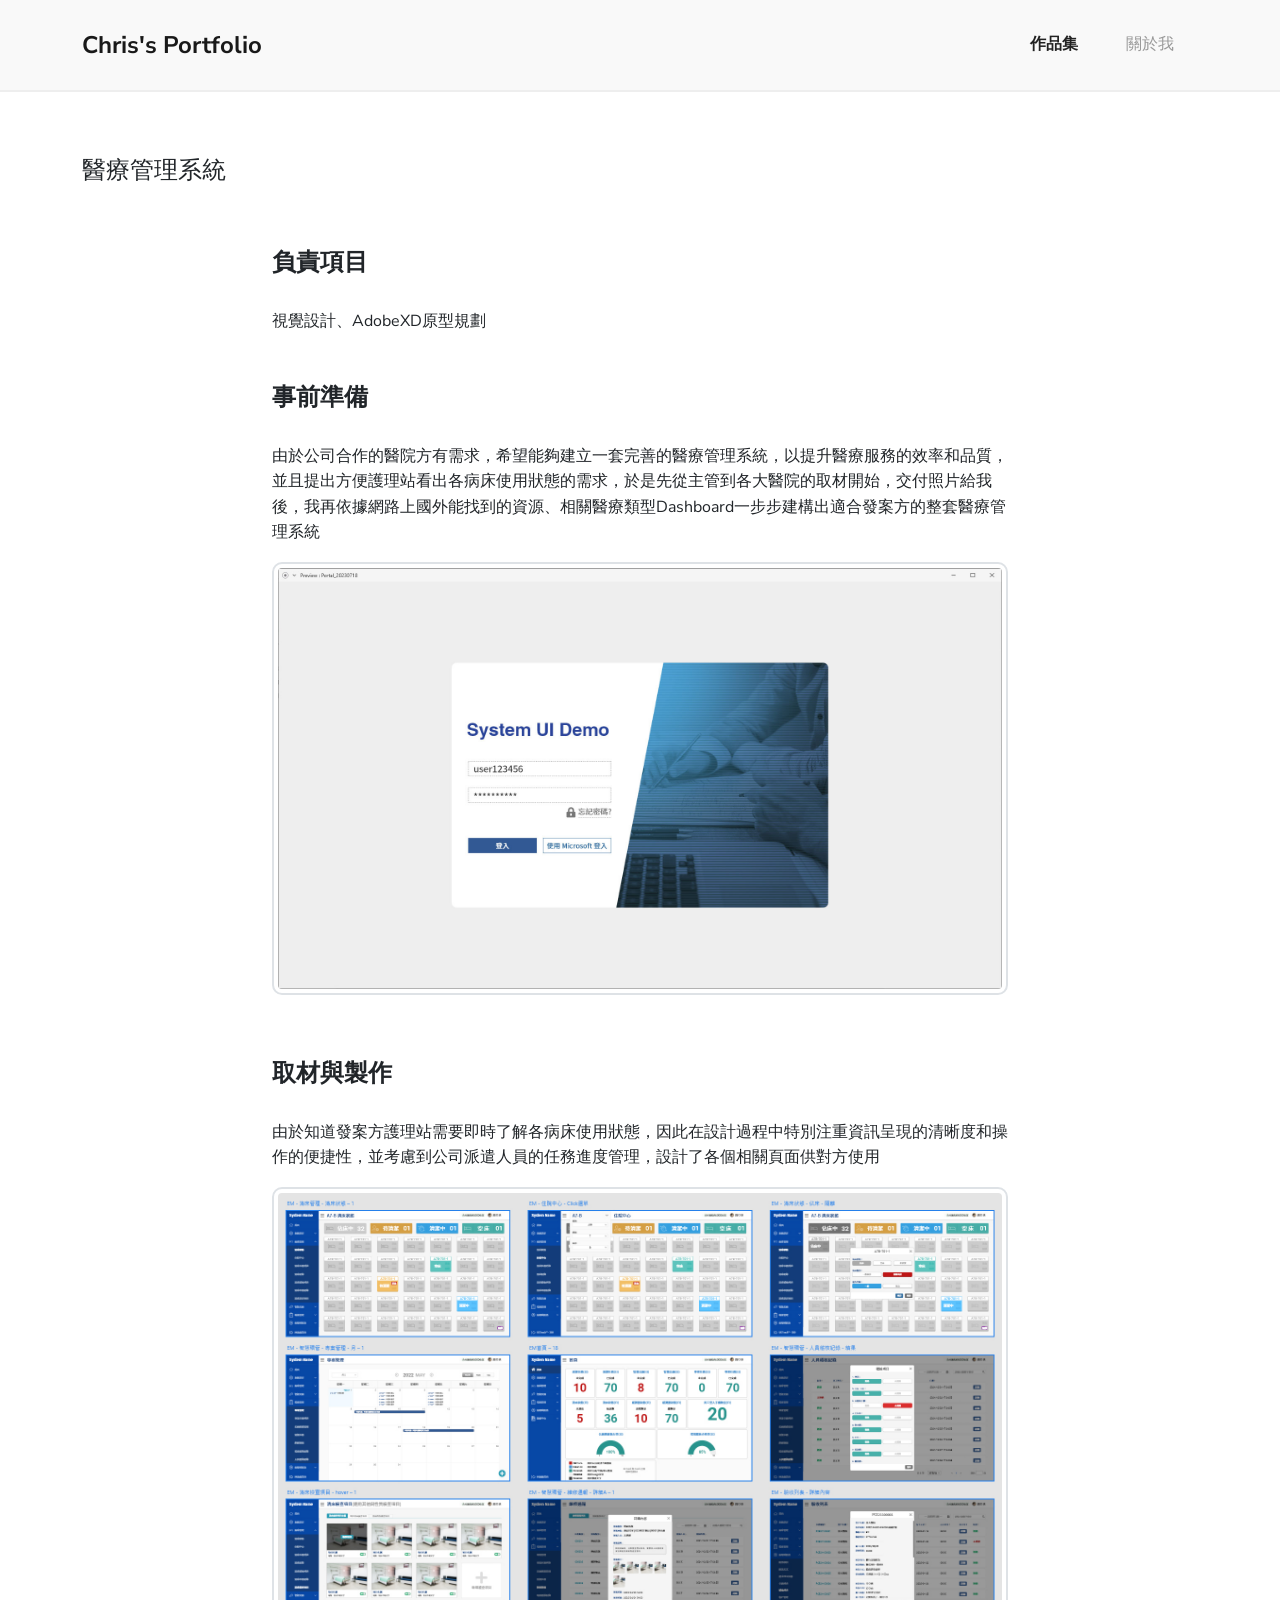
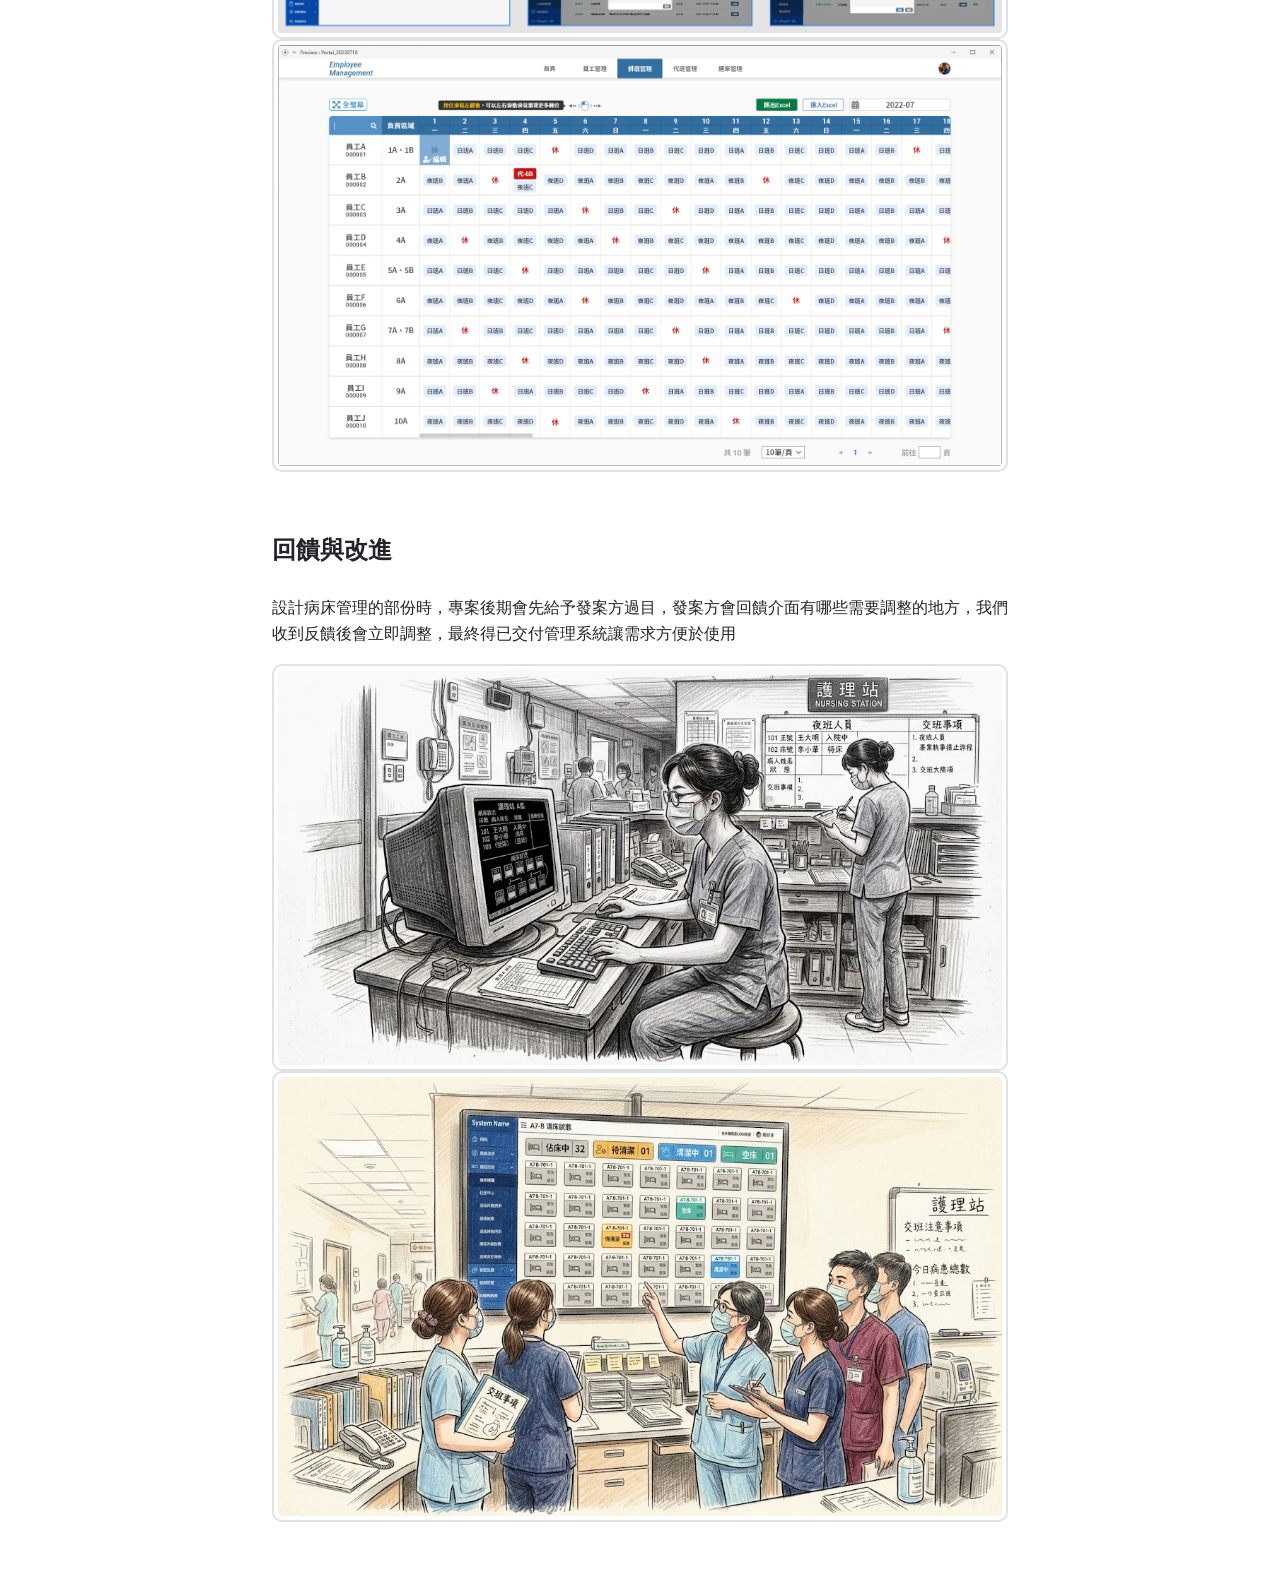
<file: portfolio/about-HealthcareOMS.html>
<!DOCTYPE html>
<html lang="en">

<head>
    <!-- Google tag (gtag.js) -->
    <script async src="https://www.googletagmanager.com/gtag/js?id=G-0X3C6V90GW"></script>
    <script>
        window.dataLayer = window.dataLayer || [];
        function gtag() { dataLayer.push(arguments); }
        gtag('js', new Date());

        gtag('config', 'G-0X3C6V90GW');
    </script>
    <!-- Google Tag Manager -->
    <script>(function (w, d, s, l, i) {
            w[l] = w[l] || []; w[l].push({
                'gtm.start':
                    new Date().getTime(), event: 'gtm.js'
            }); var f = d.getElementsByTagName(s)[0],
                j = d.createElement(s), dl = l != 'dataLayer' ? '&l=' + l : ''; j.async = true; j.src =
                    'https://www.googletagmanager.com/gtm.js?id=' + i + dl; f.parentNode.insertBefore(j, f);
        })(window, document, 'script', 'dataLayer', 'GTM-5DHNLMFF');</script>
    <!-- End Google Tag Manager -->
    <meta charset="UTF-8">
    <meta http-equiv="X-UA-Compatible" content="IE=edge">
    <meta name="viewport" content="width=device-width, initial-scale=1">
    <title>Chris's Portfolio</title>
    <link rel="preconnect" href="https://fonts.gstatic.com" crossorigin="crossorigin" />
    <link rel="preload" as="style"
        href="https://fonts.googleapis.com/css2?family=Nunito+Sans:wght@300;400;700;800&amp;display=swap" />
    <link rel="stylesheet"
        href="https://fonts.googleapis.com/css2?family=Nunito+Sans:wght@300;400;700;800&amp;display=swap" media="print"
        onload="this.media='all'" />
    <noscript>
        <link rel="stylesheet"
            href="https://fonts.googleapis.com/css2?family=Nunito+Sans:wght@300;400;700;800&amp;display=swap" />
    </noscript>
    <link href="./css/font-awesome/css/all.min.css?ver=1.2.0" rel="stylesheet">
    <link href="./css/bootstrap-icons/bootstrap-icons.css?ver=1.2.0" rel="stylesheet">
    <link href="./css/bootstrap.min.css?ver=1.2.0" rel="stylesheet">
    <link href="./css/aos.css?ver=1.2.0" rel="stylesheet">
    <link href="./css/main.css?ver=1.2.0" rel="stylesheet">
    <noscript>
        <style type="text/css">
            [data-aos] {
                opacity: 1 !important;
                transform: translate(0) scale(1) !important;
            }
        </style>
    </noscript>
</head>

<body>
    <header class="bg-light">
        <nav class="navbar navbar-expand-lg navbar-light bg-light" id="header-nav" role="navigation">
            <div class="container"><a class="link-dark navbar-brand site-title mb-0" href="index.html">Chris's
                    Portfolio</a>
                <button class="navbar-toggler" type="button" data-bs-toggle="collapse"
                    data-bs-target="#navbarSupportedContent" aria-controls="navbarSupportedContent"
                    aria-expanded="false" aria-label="Toggle navigation"><span
                        class="navbar-toggler-icon"></span></button>
                <div class="collapse navbar-collapse" id="navbarSupportedContent">
                    <ul class="navbar-nav ms-auto me-2">
                        <li class="nav-item page-active" style="margin-right: 2rem;"><a class="nav-link"
                                href="index.html">作品集</a></li>
                        <li class="nav-item page-default"><a class="nav-link" href="about.html">關於我</a></li>
                    </ul>
                </div>
            </div>
        </nav>
    </header>

    <div class="section px-lg-2 pt-5" id="portfolio-detail">
        <div class="container">

            <div class="title-box mb-5">
                <div class="title">醫療管理系統</div>
            </div>

            <div class="row">
                <div class="col-12 col-lg-8 mx-auto">

                    <div class="detail-text-block mb-4">
                        <h3 class="h4 mb-3">負責項目</h3>
                        <p>視覺設計、AdobeXD原型規劃</p>
                    </div>

                    <div class="detail-text-block mb-2">
                        <h3 class="h4 mb-3">事前準備</h3>
                        <p>由於公司合作的醫院方有需求，希望能夠建立一套完善的醫療管理系統，以提升醫療服務的效率和品質，並且提出方便護理站看出各病床使用狀態的需求，於是先從主管到各大醫院的取材開始，交付照片給我後，我再依據網路上國外能找到的資源、相關醫療類型Dashboard一步步建構出適合發案方的整套醫療管理系統</p>
                    </div>
                    <div class="detail-img-block mb-5">
                        <img src="images/uems-system-UI.jpg" class="img-fluid img-thumbnail" alt="封面">
                    </div>


                    <div class="detail-text-block mb-2">
                        <h3 class="h4 mb-3">取材與製作</h3>
                        <p>由於知道發案方護理站需要即時了解各病床使用狀態，因此在設計過程中特別注重資訊呈現的清晰度和操作的便捷性，並考慮到公司派遣人員的任務進度管理，設計了各個相關頁面供對方使用</p>
                    </div>
                    <div class="detail-img-block mb-5">
                        <img src="images/uems-system-UI-9.jpg" class="img-fluid img-thumbnail" alt="管理系統各頁面">
                        <img src="images/uems-Employee-UI.jpg" class="img-fluid img-thumbnail" alt="人事頁面">
                    </div>

                    <div class="detail-text-block mb-2">
                        <h3 class="h4 mb-3">回饋與改進</h3>
                        <p>設計病床管理的部份時，專案後期會先給予發案方過目，發案方會回饋介面有哪些需要調整的地方，我們收到反饋後會立即調整，最終得已交付管理系統讓需求方便於使用</p>
                    </div>
                    <div class="detail-img-block mb-5">
                        <img src="images/bms-old.jpeg" class="img-fluid img-thumbnail" alt="bms-before">      
                        <img src="images/bms-new.jpeg" class="img-fluid img-thumbnail" alt="bms-after">
                    </div>

                </div>
            </div>

        </div>
    </div>

    <div id="scrolltop"><a class="btn btn-secondary" href="#top"><span class="icon"><i
                    class="fas fa-angle-up fa-x"></i></span></a></div>
    <script src="./scripts/imagesloaded.pkgd.min.js?ver=1.2.0"></script>
    <script src="./scripts/masonry.pkgd.min.js?ver=1.2.0"></script>
    <script src="./scripts/BigPicture.min.js?ver=1.2.0"></script>
    <script src="./scripts/purecounter.min.js?ver=1.2.0"></script>
    <script src="./scripts/bootstrap.bundle.min.js?ver=1.2.0"></script>
    <script src="./scripts/aos.min.js?ver=1.2.0"></script>
    <script src="./scripts/main.js?ver=1.2.0"></script>

</body>

</html>
</file>
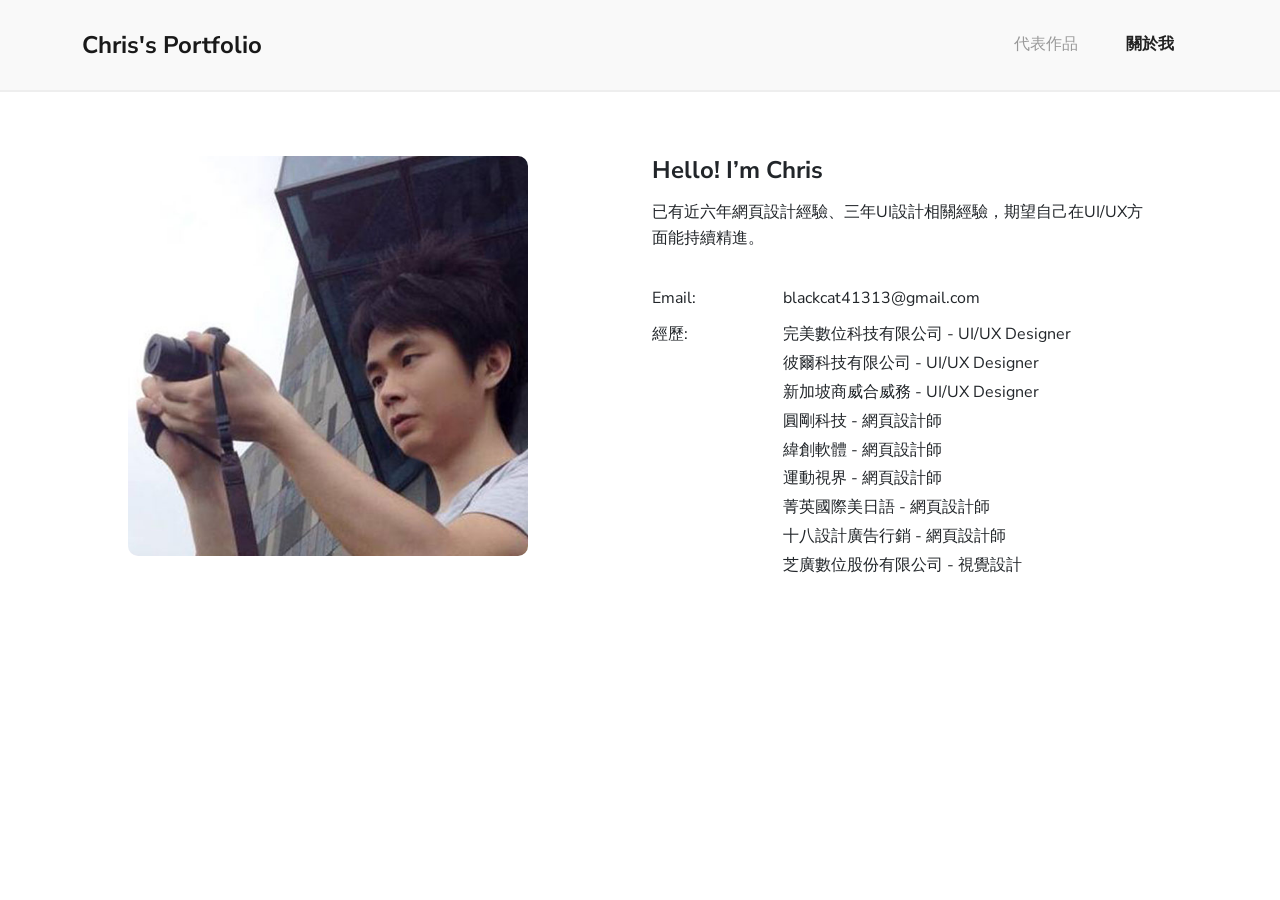
<file: portfolio/about.html>
<!DOCTYPE html>
<!-- upto 2 directory depth-->
<html lang="en-US">
  <head>
    <!-- Google tag (gtag.js) -->
    <script async src="https://www.googletagmanager.com/gtag/js?id=G-0X3C6V90GW"></script>
    <script>
      window.dataLayer = window.dataLayer || [];
      function gtag(){dataLayer.push(arguments);}
      gtag('js', new Date());

      gtag('config', 'G-0X3C6V90GW');
    </script>
    <!-- Google Tag Manager -->
    <script>(function(w,d,s,l,i){w[l]=w[l]||[];w[l].push({'gtm.start':
      new Date().getTime(),event:'gtm.js'});var f=d.getElementsByTagName(s)[0],
      j=d.createElement(s),dl=l!='dataLayer'?'&l='+l:'';j.async=true;j.src=
      'https://www.googletagmanager.com/gtm.js?id='+i+dl;f.parentNode.insertBefore(j,f);
      })(window,document,'script','dataLayer','GTM-5DHNLMFF');</script>
      <!-- End Google Tag Manager -->
    <meta charset="UTF-8">
    <meta http-equiv="X-UA-Compatible" content="IE=edge">
    <meta name="viewport" content="width=device-width, initial-scale=1">
    <title>Chris's Portfolio</title>
    <link rel="preconnect" href="https://fonts.gstatic.com" crossorigin="crossorigin"/>
    <link rel="preload" as="style" href="https://fonts.googleapis.com/css2?family=Nunito+Sans:wght@300;400;700;800&amp;display=swap"/>
    <link rel="stylesheet" href="https://fonts.googleapis.com/css2?family=Nunito+Sans:wght@300;400;700;800&amp;display=swap" media="print" onload="this.media='all'"/>
    <noscript>
      <link rel="stylesheet" href="https://fonts.googleapis.com/css2?family=Nunito+Sans:wght@300;400;700;800&amp;display=swap"/>
    </noscript>
    <link href="./css/font-awesome/css/all.min.css?ver=1.2.0" rel="stylesheet">
    <link href="./css/bootstrap-icons/bootstrap-icons.css?ver=1.2.0" rel="stylesheet">
    <link href="./css/bootstrap.min.css?ver=1.2.0" rel="stylesheet">
    <link href="./css/aos.css?ver=1.2.0" rel="stylesheet">
    <link href="./css/main.css?ver=1.2.0" rel="stylesheet">
    <noscript>
      <style type="text/css">
        [data-aos] {
            opacity: 1 !important;
            transform: translate(0) scale(1) !important;
        }
      </style>
    </noscript>
  </head>
  <body id="top">
    <!-- Google Tag Manager (noscript) -->
    <noscript><iframe src="https://www.googletagmanager.com/ns.html?id=GTM-5DHNLMFF"
      height="0" width="0" style="display:none;visibility:hidden"></iframe></noscript>
      <!-- End Google Tag Manager (noscript) -->
    <header class="bg-light">
      <nav class="navbar navbar-expand-lg navbar-light bg-light" id="header-nav" role="navigation">
        <div class="container"><a class="link-dark navbar-brand site-title mb-0" href="index.html">Chris's Portfolio</a>
          <button class="navbar-toggler" type="button" data-bs-toggle="collapse" data-bs-target="#navbarSupportedContent" aria-controls="navbarSupportedContent" aria-expanded="false" aria-label="Toggle navigation"><span class="navbar-toggler-icon"></span></button>
          <div class="collapse navbar-collapse" id="navbarSupportedContent">
            <ul class="navbar-nav ms-auto me-2">
              <li class="nav-item page-default" style="margin-right: 2rem;"><a class="nav-link" href="index.html">代表作品</a></li>
              <li class="nav-item page-active"><a class="nav-link" href="about.html">關於我</a></li>
            </ul>
          </div>
        </div>
      </nav>
    </header>
    <div class="page-content">
      <div id="content">
        
<div class="section pt-4 px-3 px-lg-4" id="about">
  <div class="container-narrow">
    <div class="row">
      <div class="col-md-6 col-sm-4 d-none d-sm-block"><div class="" data-aos="fade-left" data-aos-delay="100"><img class="avatar img-fluid mt-2" src="images/user.jpg" width="400" height="400" alt="Chris"/></div></div>
      <div class="col-md-6 col-sm-8 col-12">
        <h2 class="h4 my-2">Hello! I’m Chris</h2>
        <p>已有近六年網⾴設計經驗、三年UI設計相關經驗，期望⾃⼰在UI/UX⽅面能持續精進。</p>
        <div class="row mt-3 introduce-line-height">         
          <div class="col-sm-3 mobile-lineheight">
            <div class="pb-1">Email:</div>
          </div>
          <div class="col-sm-9">
            <div class="pb-1">blackcat41313@gmail.com</div>
          </div>
          <!-- <div class="col-sm-2">
            <div class="pb-1">技能:</div>
          </div>
          <div class="col-sm-10">
            <div class="pb-1">切版、視覺設計、介面設計 </div>
          </div> -->
          <!-- <div class="col-sm-3 mobile-lineheight">
            <div class="pb-1">常用工具:</div>
          </div>
          <div class="col-sm-9">
            <div class="pb-1">VSCode、Figma、AdobeXD、Photoshop、Zeplin</div>
          </div> -->
          <div class="col-sm-3 mobile-lineheight">
            <div class="pb-1">經歷:</div>
          </div>
          <div class="col-sm-9">
            <div class="pb-1">
              完美數位科技有限公司 - UI/UX Designer<br>
              彼爾科技有限公司 - UI/UX Designer<br>
              新加坡商威合威務 - UI/UX Designer<br>
              圓剛科技 - 網頁設計師<br>
              緯創軟體 - 網頁設計師<br>
              運動視界 - 網頁設計師<br>
              菁英國際美日語 - 網頁設計師<br>
              十八設計廣告行銷 - 網頁設計師<br>
              芝廣數位股份有限公司 - 視覺設計
            </div>
          </div>
        </div>
      </div>
      
    </div>
  </div>
</div>

</div>
    </div>
    <div id="scrolltop"><a class="btn btn-secondary" href="#top"><span class="icon"><i class="fas fa-angle-up fa-x"></i></span></a></div>
    <script src="./scripts/imagesloaded.pkgd.min.js?ver=1.2.0"></script>
    <script src="./scripts/masonry.pkgd.min.js?ver=1.2.0"></script>
    <script src="./scripts/BigPicture.min.js?ver=1.2.0"></script>
    <script src="./scripts/purecounter.min.js?ver=1.2.0"></script>
    <script src="./scripts/bootstrap.bundle.min.js?ver=1.2.0"></script>
    <script src="./scripts/aos.min.js?ver=1.2.0"></script>
    <script src="./scripts/main.js?ver=1.2.0"></script>
  </body>
</html>
</file>
<file: portfolio/css/main.css>
html, body {
  overflow-x: hidden;
}

/**
 * Enable smooth scrolling on the whole document
 */
html {
  scroll-behavior: smooth;
}

/**
 * Disable smooth scrolling when users have prefers-reduced-motion enabled
 */
@media screen and (prefers-reduced-motion: reduce) {
  html {
    scroll-behavior: auto;
  }
}

/**
 * Add .section to every anchored element for scroll margin
 */
.section {
  scroll-margin-top: 2rem;
}

/* Header */
.site-title {
  font-size: 1.5rem;
  font-weight: 700;
  line-height: 3rem;
  text-decoration: none;
}

@media (min-width: 48em) {
  .site-title {
    float: left;
  }
}

.nav-link {
  font-weight: 700;
  color: rgba(0, 0, 0, 0.8) !important;
}

.social-nav .nav-link {
  padding: 0 0.5rem;
  font-size: 1.1rem;
  line-height: 2.5rem;
}

.nav-link:hover,
.nav-link:focus,
.active .nav-link {
  color: rgba(0, 0, 0, 0.6) !important;
}

/* Hero (intro) section */
.intro-title {
  font-weight: 800;
}

@-webkit-keyframes animateWave {
  0% {
    transform: scale(1, 0);
  }
  100% {
    transform: scale(1, 1);
  }
}

@keyframes animateWave {
  0% {
    transform: scale(1, 0);
  }
  100% {
    transform: scale(1, 1);
  }
}

.wave-bg {
  display: block;
  height: 220px;
  width: 100%;
  min-width: 600px;
  transform-origin: top;
  -webkit-animation: animateWave 2000ms cubic-bezier(0.23, 1, 0.32, 1) forwards;
          animation: animateWave 2000ms cubic-bezier(0.23, 1, 0.32, 1) forwards;
  background-image: url("../images/wave-bg.svg");
  background-position: center;
  background-repeat: no-repeat;
}

img.avatar {
  border-radius: 10px;
}

/* Masonary grid for portfolio */
.grid:after {
  content: '';
  display: block;
  clear: both;
}

/* Grid Item */
.grid-sizer,
.grid-item {
  width: 100%;
}

.grid-item {
  padding-bottom: 12px;
}

@media (min-width: 48em) {
  .grid-sizer,
  .grid-item {
    width: 25%;
  }
  .grid-item {
    float: left;
    padding: 6px;
  }
}

.grid-item img {
  display: block;
  width: 100%;
  max-width: 100%;
}

/* Portfolio */
.portolio-section .container {
  padding: 0;
}

.portfolio-item {
  position: relative;
  overflow: hidden;
  text-align: center;
  margin: 0;
}

.portfolio-item figcaption {
  position: absolute;
  top: auto;
  bottom: 0;
  left: 0;
  width: 100%;
  padding: 12px;
  background: rgba(255, 255, 255, 0.75);
  transition: transform 0.35s;
  transform: translate3d(0, 100%, 0);
}

.portfolio-item figcaption h4 {
  color: #222;
  font-size: 16px;
  text-transform: uppercase;
  font-weight: 700;
  margin-bottom: 3px;
}

.portfolio-item figcaption p {
  color: #444;
  font-size: 14px;
  font-weight: 600;
  margin-bottom: 0;
}

.portfolio-item:hover figcaption {
  transform: translate3d(0, 0, 0);
}

/* Portolio Caption */
#bp_container .bp-xc {
  background: #F6E05E !important;
}

#bp_caption a {
  text-decoration: none;
}

/* Footer section */
footer a:not(.nav-link) {
  color: inherit;
  font-weight: 600;
  text-decoration: none;
  cursor: pointer;
}

/* Scroll Top */
#scrolltop {
  display: block;
  visibility: hidden;
  opacity: 0;
  transition: visibility 0s, opacity 0.5s ease-in;
  position: fixed;
  bottom: 20px;
  right: 20px;
}

#scrolltop .btn {
  padding: 3px 11px;
  border-radius: 50%;
}

/* Additional utility styles */
.container-narrow {
  max-width: 1024px;
  margin: 0 auto;
}

.text-small {
  font-size: 0.875rem;
}

.text-uppercase {
  letter-spacing: 0.05em;
}

.hover-effect {
  transition: transform .18s ease-in-out;
}

.hover-effect:hover {
  transform: translateY(-2px);
}

.marker {
  position: relative;
  display: inline;
  width: auto;
}

.marker-center {
  padding-right: 0;
}

.marker:after {
  content: "";
  width: 125px;
  height: 30px;
  position: absolute;
  bottom: -25px;
  right: -30px;
  background-image: url("../images/marker.svg");
  background-repeat: no-repeat;
}

.marker-center:after {
  bottom: -30px;
  left: 50%;
  margin-left: -60px;
}

@media (max-width: 575.98px) {
  .marker {
    padding-right: 0;
  }
  .marker:after {
    bottom: -30px;
    left: 50%;
    margin-left: -60px;
  }
}

.entry-title a {
  text-decoration: none;
}

.introduce-line-height{
  line-height: 1.8;
}

@media (max-width: 576px){
  .introduce-line-height{
    line-height: 1.6;
  }
  .mobile-lineheight{
    margin-top: 1em;
  }
}

.bg-light{
    background-color: #f9f9f9 !important;
    border-bottom: 0.25px solid #eee;
}

.page-default a{
  color: #999 !important;
  font-weight: 200;
}

.page-active a{
  color: #222 !important;
}

.case{
  padding-top: 5em;
}

.dateinfo{
  font-size: 0.8em;
  color: #666;
  margin-bottom: 0.2em;
}

.title-box .title{
  font-size: 1.5em;
}

.case-cover a img{
  width: 100%;
  height: auto;
}

.dateinfo{
  font-size: 0.8em;
  color: #666;
  margin-bottom: 0;
}

.title-box .title{
  line-height: 1.2 !important;
}

.title-box .title a{
  color: #0f5075;
  text-decoration: none;
}
</file>
